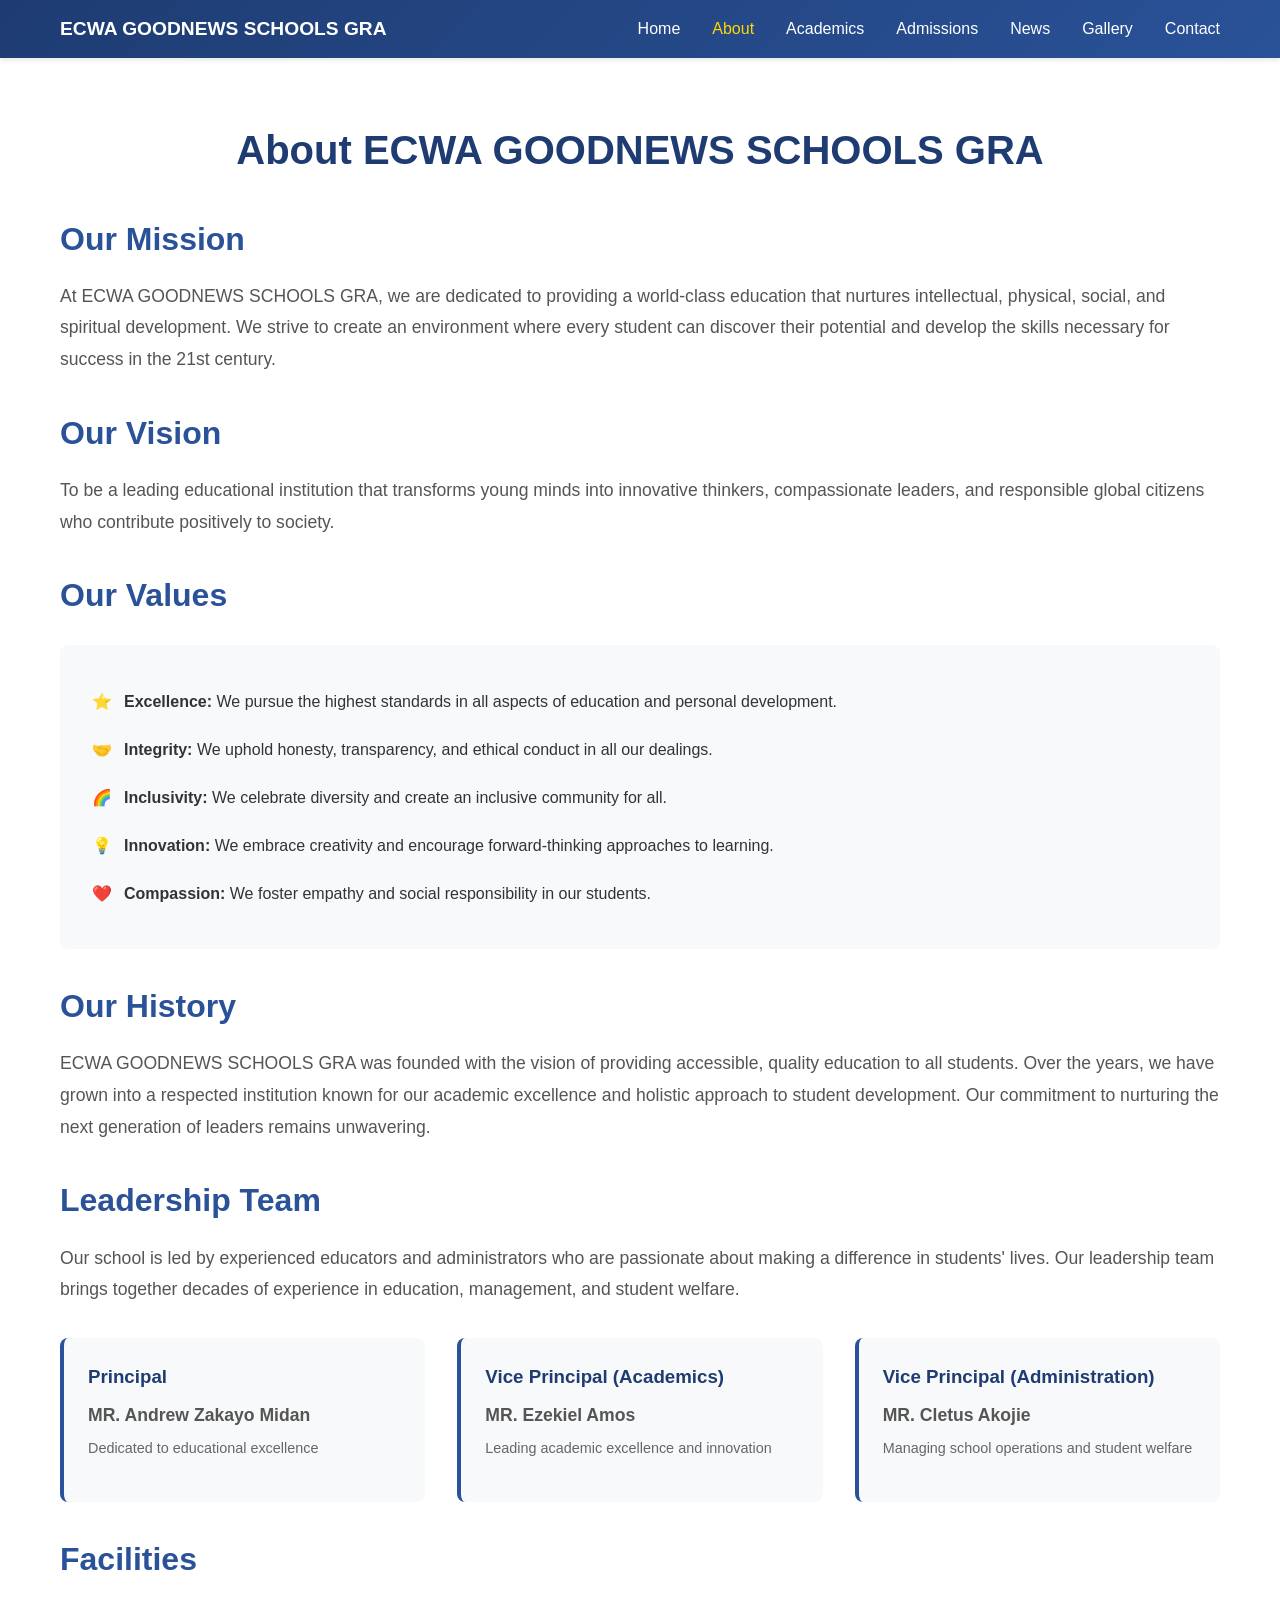
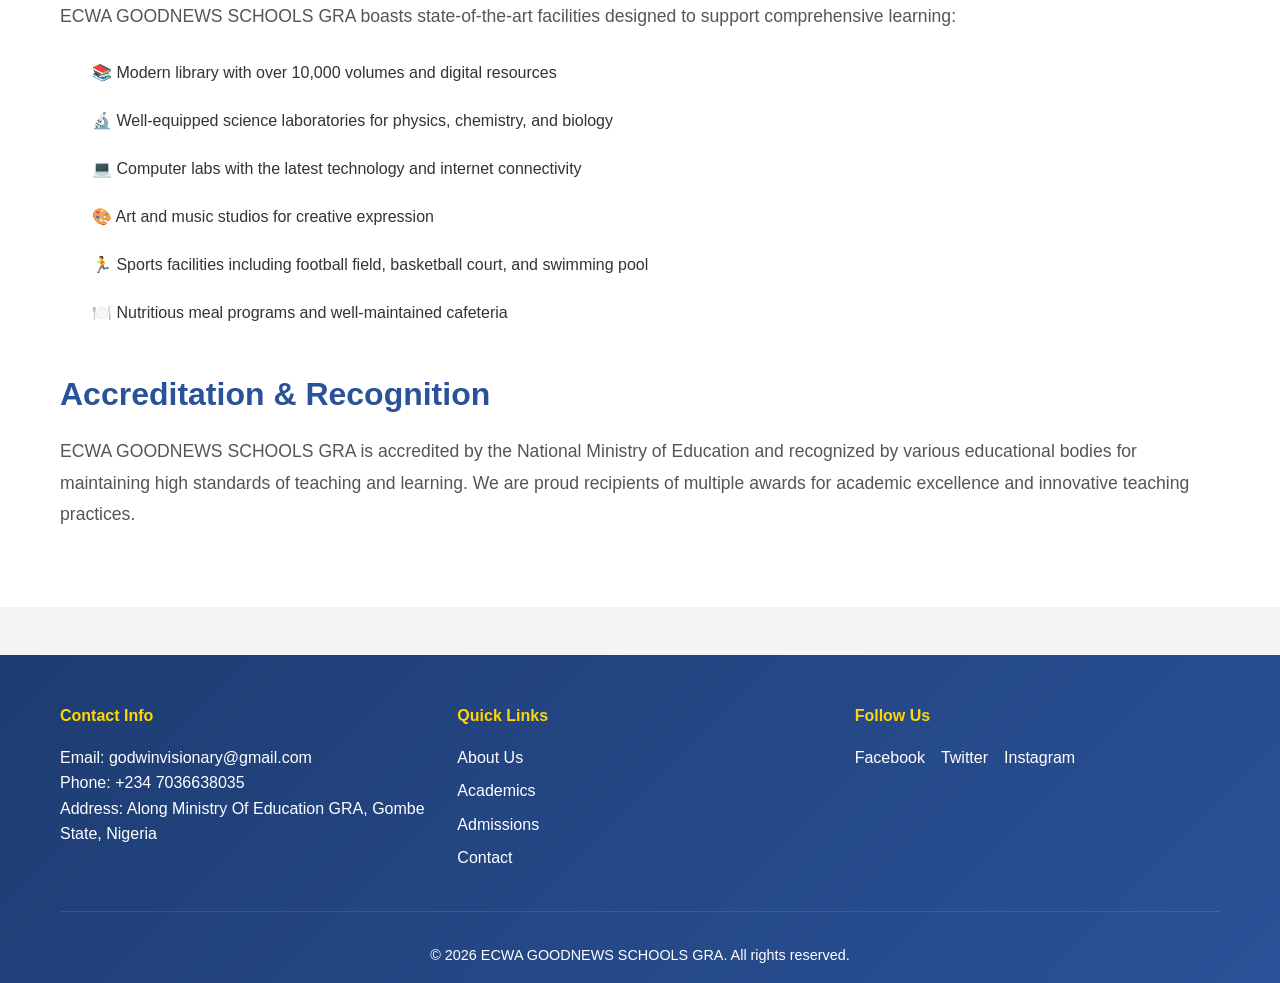
<file: about.html>
<!DOCTYPE html>
<html lang="en">
<head>
    <meta charset="UTF-8">
    <meta name="viewport" content="width=device-width, initial-scale=1.0">
    <title>About Us - ECWA GOODNEWS SCHOOLS GRA</title>
    <link rel="stylesheet" href="css/style.css">
    <link rel="stylesheet" href="css/responsive.css">
    <link rel="stylesheet" href="css/animations.css">
</head>
<body>
    <!-- Navigation -->
    <nav class="navbar">
        <div class="container">
            <div class="nav-wrapper">
                <div class="logo">
                    <h1>ECWA GOODNEWS SCHOOLS GRA</h1>
                </div>
                <ul class="nav-menu">
                    <li><a href="index.html">Home</a></li>
                    <li><a href="about.html" class="active">About</a></li>
                    <li><a href="academics.html">Academics</a></li>
                    <li><a href="admissions.html">Admissions</a></li>
                    <li><a href="news.html">News</a></li>
                    <li><a href="gallery.html">Gallery</a></li>
                    <li><a href="contact.html">Contact</a></li>
                </ul>
                <div class="hamburger" id="hamburger">
                    <span></span>
                    <span></span>
                    <span></span>
                </div>
            </div>
        </div>
    </nav>

    <!-- Content -->
    <section class="content-section">
        <div class="container">
            <h1>About ECWA GOODNEWS SCHOOLS GRA</h1>

            <h2>Our Mission</h2>
            <p>
                At ECWA GOODNEWS SCHOOLS GRA, we are dedicated to providing a world-class education that nurtures intellectual, 
                physical, social, and spiritual development. We strive to create an environment where every student can discover 
                their potential and develop the skills necessary for success in the 21st century.
            </p>

            <h2>Our Vision</h2>
            <p>
                To be a leading educational institution that transforms young minds into innovative thinkers, compassionate leaders, 
                and responsible global citizens who contribute positively to society.
            </p>

            <h2>Our Values</h2>
            <div style="background: #f8f9fa; padding: 2rem; border-radius: 8px; margin: 1.5rem 0;">
                <ul style="list-style: none; padding: 0;">
                    <li style="padding: 0.7rem 0; padding-left: 2rem; position: relative;">
                        <strong>Excellence:</strong> We pursue the highest standards in all aspects of education and personal development.
                        <span style="position: absolute; left: 0;">⭐</span>
                    </li>
                    <li style="padding: 0.7rem 0; padding-left: 2rem; position: relative;">
                        <strong>Integrity:</strong> We uphold honesty, transparency, and ethical conduct in all our dealings.
                        <span style="position: absolute; left: 0;">🤝</span>
                    </li>
                    <li style="padding: 0.7rem 0; padding-left: 2rem; position: relative;">
                        <strong>Inclusivity:</strong> We celebrate diversity and create an inclusive community for all.
                        <span style="position: absolute; left: 0;">🌈</span>
                    </li>
                    <li style="padding: 0.7rem 0; padding-left: 2rem; position: relative;">
                        <strong>Innovation:</strong> We embrace creativity and encourage forward-thinking approaches to learning.
                        <span style="position: absolute; left: 0;">💡</span>
                    </li>
                    <li style="padding: 0.7rem 0; padding-left: 2rem; position: relative;">
                        <strong>Compassion:</strong> We foster empathy and social responsibility in our students.
                        <span style="position: absolute; left: 0;">❤️</span>
                    </li>
                </ul>
            </div>

            <h2>Our History</h2>
            <p>
                ECWA GOODNEWS SCHOOLS GRA was founded with the vision of providing accessible, quality education to all students. 
                Over the years, we have grown into a respected institution known for our academic excellence and holistic approach 
                to student development. Our commitment to nurturing the next generation of leaders remains unwavering.
            </p>

            <h2>Leadership Team</h2>
            <p>
                Our school is led by experienced educators and administrators who are passionate about making a difference in students' lives. 
                Our leadership team brings together decades of experience in education, management, and student welfare.
            </p>

            <div style="display: grid; grid-template-columns: repeat(auto-fit, minmax(250px, 1fr)); gap: 2rem; margin-top: 2rem;">
                <div style="background: #f8f9fa; padding: 1.5rem; border-radius: 8px; border-left: 4px solid #2a5298;">
                    <h3 style="color: #1e3c72; margin-bottom: 0.5rem;">Principal</h3>
                    <p style="font-weight: bold; margin-bottom: 0.3rem;">MR. Andrew Zakayo Midan</p>
                    <p style="color: #666; font-size: 0.9rem;">Dedicated to educational excellence</p>
                </div>
                <div style="background: #f8f9fa; padding: 1.5rem; border-radius: 8px; border-left: 4px solid #2a5298;">
                    <h3 style="color: #1e3c72; margin-bottom: 0.5rem;">Vice Principal (Academics)</h3>
                    <p style="font-weight: bold; margin-bottom: 0.3rem;">MR. Ezekiel Amos</p>
                    <p style="color: #666; font-size: 0.9rem;">Leading academic excellence and innovation</p>
                </div>
                <div style="background: #f8f9fa; padding: 1.5rem; border-radius: 8px; border-left: 4px solid #2a5298;">
                    <h3 style="color: #1e3c72; margin-bottom: 0.5rem;">Vice Principal (Administration)</h3>
                    <p style="font-weight: bold; margin-bottom: 0.3rem;">MR. Cletus Akojie</p>
                    <p style="color: #666; font-size: 0.9rem;">Managing school operations and student welfare</p>
                </div>
            </div>

            <h2>Facilities</h2>
            <p>
                ECWA GOODNEWS SCHOOLS GRA boasts state-of-the-art facilities designed to support comprehensive learning:
            </p>
            <ul style="list-style: none; margin-left: 0; padding: 0;">
                <li style="padding: 0.7rem 0; padding-left: 2rem; position: relative;">
                    📚 Modern library with over 10,000 volumes and digital resources
                    <span style="position: absolute; left: 0;"></span>
                </li>
                <li style="padding: 0.7rem 0; padding-left: 2rem; position: relative;">
                    🔬 Well-equipped science laboratories for physics, chemistry, and biology
                    <span style="position: absolute; left: 0;"></span>
                </li>
                <li style="padding: 0.7rem 0; padding-left: 2rem; position: relative;">
                    💻 Computer labs with the latest technology and internet connectivity
                    <span style="position: absolute; left: 0;"></span>
                </li>
                <li style="padding: 0.7rem 0; padding-left: 2rem; position: relative;">
                    🎨 Art and music studios for creative expression
                    <span style="position: absolute; left: 0;"></span>
                </li>
                <li style="padding: 0.7rem 0; padding-left: 2rem; position: relative;">
                    🏃 Sports facilities including football field, basketball court, and swimming pool
                    <span style="position: absolute; left: 0;"></span>
                </li>
                <li style="padding: 0.7rem 0; padding-left: 2rem; position: relative;">
                    🍽️ Nutritious meal programs and well-maintained cafeteria
                    <span style="position: absolute; left: 0;"></span>
                </li>
            </ul>

            <h2>Accreditation & Recognition</h2>
            <p>
                ECWA GOODNEWS SCHOOLS GRA is accredited by the National Ministry of Education and recognized by various 
                educational bodies for maintaining high standards of teaching and learning. We are proud recipients of multiple 
                awards for academic excellence and innovative teaching practices.
            </p>

        </div>
    </section>

    <!-- Footer -->
    <footer>
        <div class="container">
            <div class="footer-content">
                <div class="footer-section">
                    <h4>Contact Info</h4>
                    <p>Email: godwinvisionary@gmail.com</p>
                    <p>Phone: +234 7036638035</p>
                    <p>Address: Along Ministry Of Education GRA, Gombe State, Nigeria</p>
                </div>
                <div class="footer-section">
                    <h4>Quick Links</h4>
                    <ul>
                        <li><a href="about.html">About Us</a></li>
                        <li><a href="academics.html">Academics</a></li>
                        <li><a href="admissions.html">Admissions</a></li>
                        <li><a href="contact.html">Contact</a></li>
                    </ul>
                </div>
                <div class="footer-section">
                    <h4>Follow Us</h4>
                    <div class="social-links">
                        <a href="https://web.facebook.com/profile.php?id=61586895893836" target="_blank">Facebook</a>
                        <a href="#">Twitter</a>
                        <a href="#">Instagram</a>
                    </div>
                </div>
            </div>
            <div class="footer-bottom">
                <p>&copy; 2026 ECWA GOODNEWS SCHOOLS GRA. All rights reserved.</p>
            </div>
        </div>
    </footer>

    <script src="js/script.js"></script>
</body>
</html>
</file>
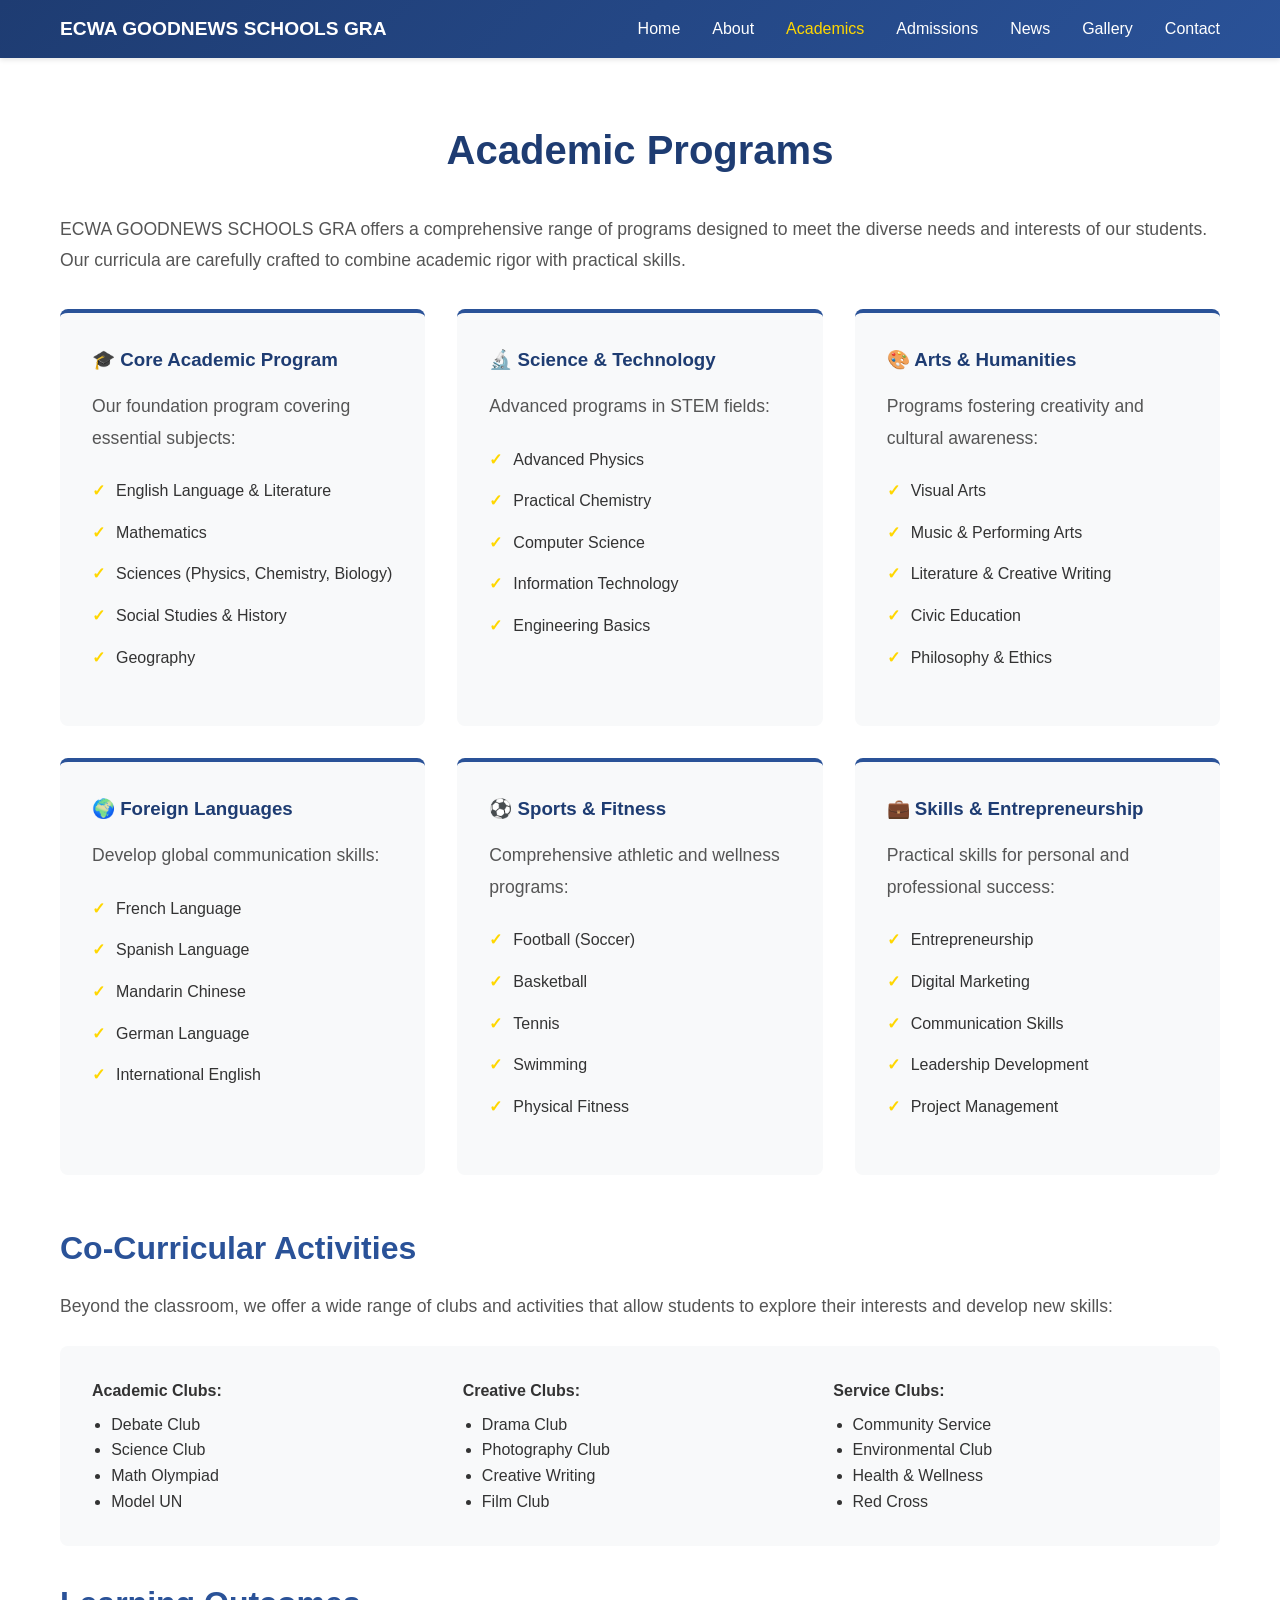
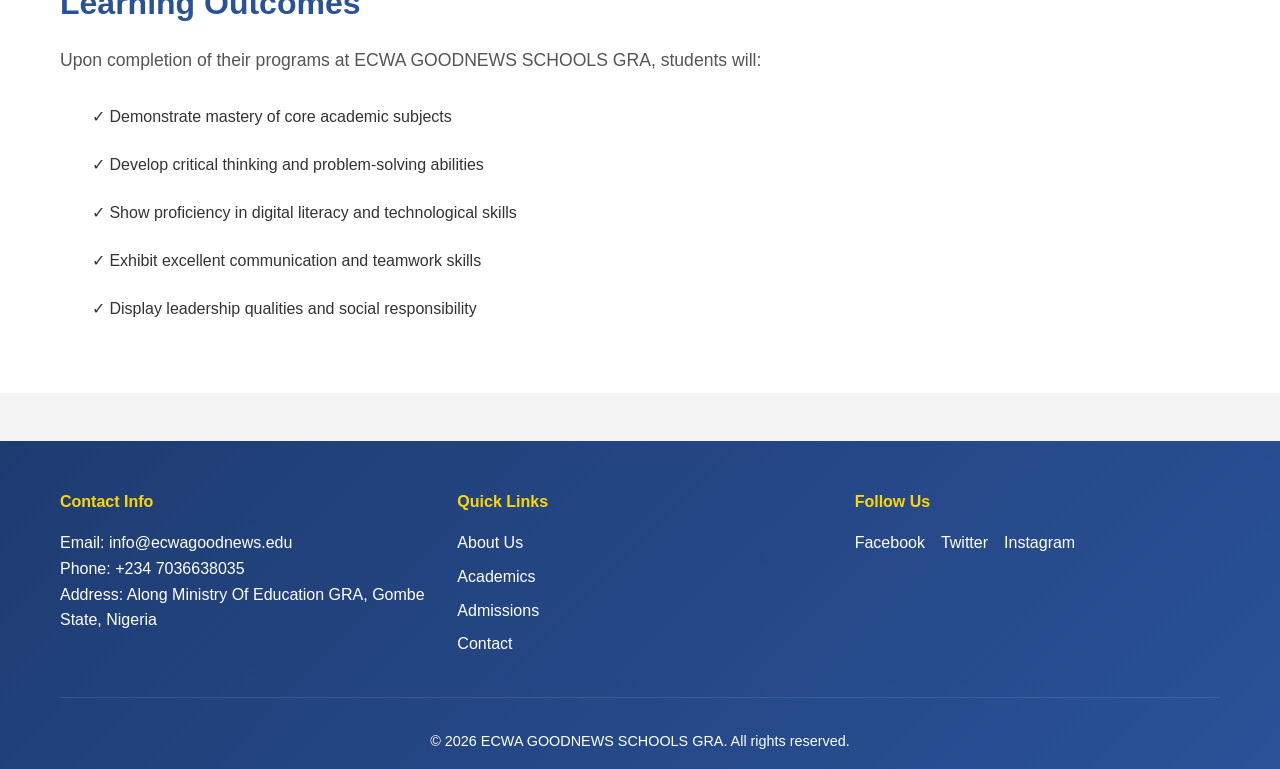
<file: academics.html>
<!DOCTYPE html>
<html lang="en">
<head>
    <meta charset="UTF-8">
    <meta name="viewport" content="width=device-width, initial-scale=1.0">
    <title>Programs - ECWA GOODNEWS SCHOOLS GRA</title>
    <link rel="stylesheet" href="css/style.css">
    <link rel="stylesheet" href="css/responsive.css">
    <link rel="stylesheet" href="css/animations.css">
</head>
<body>
    <!-- Navigation -->
    <nav class="navbar">
        <div class="container">
            <div class="nav-wrapper">
                <div class="logo">
                    <h1>ECWA GOODNEWS SCHOOLS GRA</h1>
                </div>
                <ul class="nav-menu">
                    <li><a href="index.html">Home</a></li>
                    <li><a href="about.html">About</a></li>
                    <li><a href="academics.html" class="active">Academics</a></li>
                    <li><a href="admissions.html">Admissions</a></li>
                    <li><a href="news.html">News</a></li>
                    <li><a href="gallery.html">Gallery</a></li>
                    <li><a href="contact.html">Contact</a></li>
                </ul>
                <div class="hamburger" id="hamburger">
                    <span></span>
                    <span></span>
                    <span></span>
                </div>
            </div>
        </div>
    </nav>

    <!-- Content -->
    <section class="content-section">
        <div class="container">
            <h1>Academic Programs</h1>
            <p>
                ECWA GOODNEWS SCHOOLS GRA offers a comprehensive range of programs designed to meet the diverse needs and 
                interests of our students. Our curricula are carefully crafted to combine academic rigor with practical skills.
            </p>

            <div class="programs-grid">
                <div class="program-card">
                    <h3>🎓 Core Academic Program</h3>
                    <p>Our foundation program covering essential subjects:</p>
                    <ul>
                        <li>English Language & Literature</li>
                        <li>Mathematics</li>
                        <li>Sciences (Physics, Chemistry, Biology)</li>
                        <li>Social Studies & History</li>
                        <li>Geography</li>
                    </ul>
                </div>

                <div class="program-card">
                    <h3>🔬 Science & Technology</h3>
                    <p>Advanced programs in STEM fields:</p>
                    <ul>
                        <li>Advanced Physics</li>
                        <li>Practical Chemistry</li>
                        <li>Computer Science</li>
                        <li>Information Technology</li>
                        <li>Engineering Basics</li>
                    </ul>
                </div>

                <div class="program-card">
                    <h3>🎨 Arts & Humanities</h3>
                    <p>Programs fostering creativity and cultural awareness:</p>
                    <ul>
                        <li>Visual Arts</li>
                        <li>Music & Performing Arts</li>
                        <li>Literature & Creative Writing</li>
                        <li>Civic Education</li>
                        <li>Philosophy & Ethics</li>
                    </ul>
                </div>

                <div class="program-card">
                    <h3>🌍 Foreign Languages</h3>
                    <p>Develop global communication skills:</p>
                    <ul>
                        <li>French Language</li>
                        <li>Spanish Language</li>
                        <li>Mandarin Chinese</li>
                        <li>German Language</li>
                        <li>International English</li>
                    </ul>
                </div>

                <div class="program-card">
                    <h3>⚽ Sports & Fitness</h3>
                    <p>Comprehensive athletic and wellness programs:</p>
                    <ul>
                        <li>Football (Soccer)</li>
                        <li>Basketball</li>
                        <li>Tennis</li>
                        <li>Swimming</li>
                        <li>Physical Fitness</li>
                    </ul>
                </div>

                <div class="program-card">
                    <h3>💼 Skills & Entrepreneurship</h3>
                    <p>Practical skills for personal and professional success:</p>
                    <ul>
                        <li>Entrepreneurship</li>
                        <li>Digital Marketing</li>
                        <li>Communication Skills</li>
                        <li>Leadership Development</li>
                        <li>Project Management</li>
                    </ul>
                </div>
            </div>

            <h2 style="margin-top: 3rem;">Co-Curricular Activities</h2>
            <p>
                Beyond the classroom, we offer a wide range of clubs and activities that allow students to explore their interests 
                and develop new skills:
            </p>
            
            <div style="background: #f8f9fa; padding: 2rem; border-radius: 8px; margin: 1.5rem 0;">
                <div style="display: grid; grid-template-columns: repeat(auto-fit, minmax(200px, 1fr)); gap: 1rem;">
                    <div>
                        <strong>Academic Clubs:</strong>
                        <ul style="margin-top: 0.5rem; padding-left: 1.2rem;">
                            <li>Debate Club</li>
                            <li>Science Club</li>
                            <li>Math Olympiad</li>
                            <li>Model UN</li>
                        </ul>
                    </div>
                    <div>
                        <strong>Creative Clubs:</strong>
                        <ul style="margin-top: 0.5rem; padding-left: 1.2rem;">
                            <li>Drama Club</li>
                            <li>Photography Club</li>
                            <li>Creative Writing</li>
                            <li>Film Club</li>
                        </ul>
                    </div>
                    <div>
                        <strong>Service Clubs:</strong>
                        <ul style="margin-top: 0.5rem; padding-left: 1.2rem;">
                            <li>Community Service</li>
                            <li>Environmental Club</li>
                            <li>Health & Wellness</li>
                            <li>Red Cross</li>
                        </ul>
                    </div>
                </div>
            </div>

            <h2>Learning Outcomes</h2>
            <p>Upon completion of their programs at ECWA GOODNEWS SCHOOLS GRA, students will:</p>
            <ul style="list-style: none; padding: 0;">
                <li style="padding: 0.7rem 0; padding-left: 2rem; position: relative;">
                    ✓ Demonstrate mastery of core academic subjects
                    <span style="position: absolute; left: 0;"></span>
                </li>
                <li style="padding: 0.7rem 0; padding-left: 2rem; position: relative;">
                    ✓ Develop critical thinking and problem-solving abilities
                    <span style="position: absolute; left: 0;"></span>
                </li>
                <li style="padding: 0.7rem 0; padding-left: 2rem; position: relative;">
                    ✓ Show proficiency in digital literacy and technological skills
                    <span style="position: absolute; left: 0;"></span>
                </li>
                <li style="padding: 0.7rem 0; padding-left: 2rem; position: relative;">
                    ✓ Exhibit excellent communication and teamwork skills
                    <span style="position: absolute; left: 0;"></span>
                </li>
                <li style="padding: 0.7rem 0; padding-left: 2rem; position: relative;">
                    ✓ Display leadership qualities and social responsibility
                    <span style="position: absolute; left: 0;"></span>
                </li>
            </ul>

        </div>
    </section>

    <!-- Footer -->
    <footer>
        <div class="container">
            <div class="footer-content">
                <div class="footer-section">
                    <h4>Contact Info</h4>
                    <p>Email: info@ecwagoodnews.edu</p>
                    <p>Phone: +234 7036638035</p>
                    <p>Address: Along Ministry Of Education GRA, Gombe State, Nigeria</p>
                </div>
                <div class="footer-section">
                    <h4>Quick Links</h4>
                    <ul>
                        <li><a href="about.html">About Us</a></li>
                        <li><a href="academics.html">Academics</a></li>
                        <li><a href="admissions.html">Admissions</a></li>
                        <li><a href="contact.html">Contact</a></li>
                    </ul>
                </div>
                <div class="footer-section">
                    <h4>Follow Us</h4>
                    <div class="social-links">
                        <a href="https://web.facebook.com/profile.php?id=61586895893836" target="_blank">Facebook</a>
                        <a href="#">Twitter</a>
                        <a href="#">Instagram</a>
                    </div>
                </div>
            </div>
            <div class="footer-bottom">
                <p>&copy; 2026 ECWA GOODNEWS SCHOOLS GRA. All rights reserved.</p>
            </div>
        </div>
    </footer>

    <script src="js/script.js"></script>
</body>
</html>
</file>
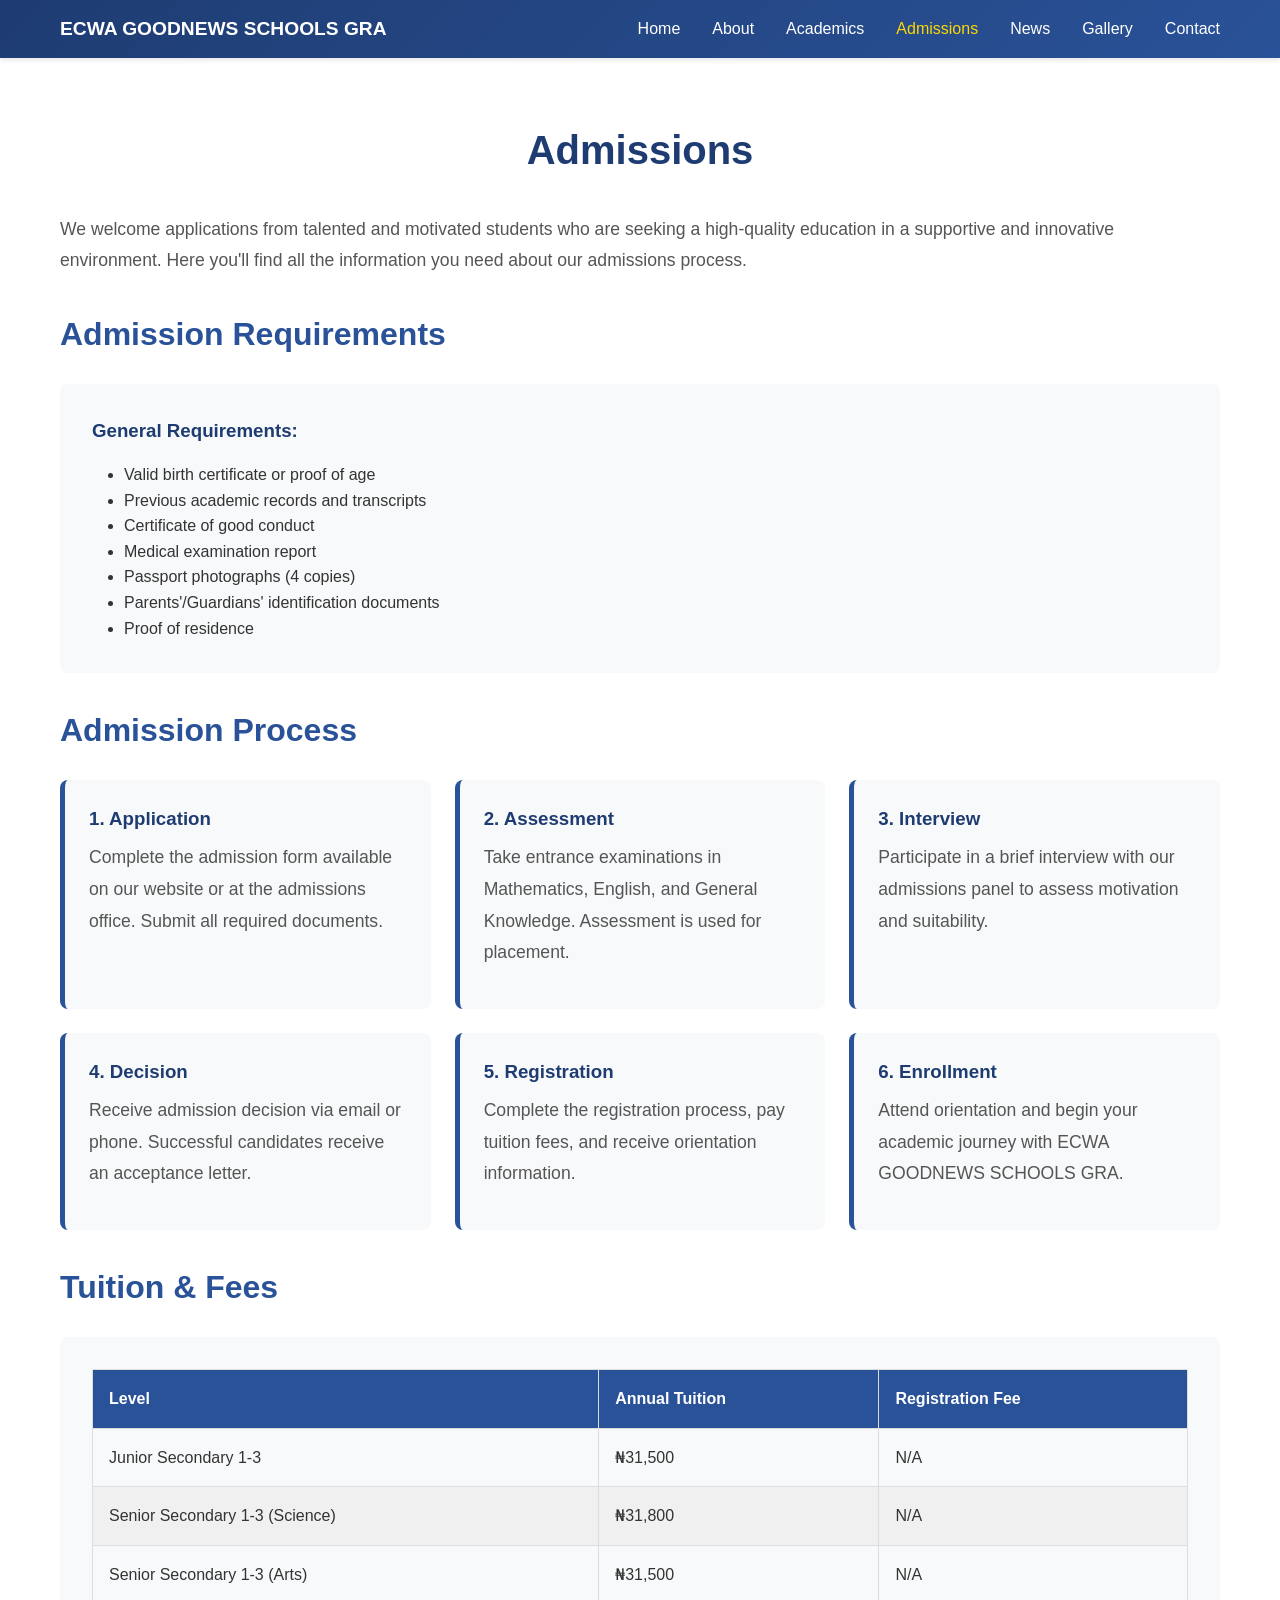
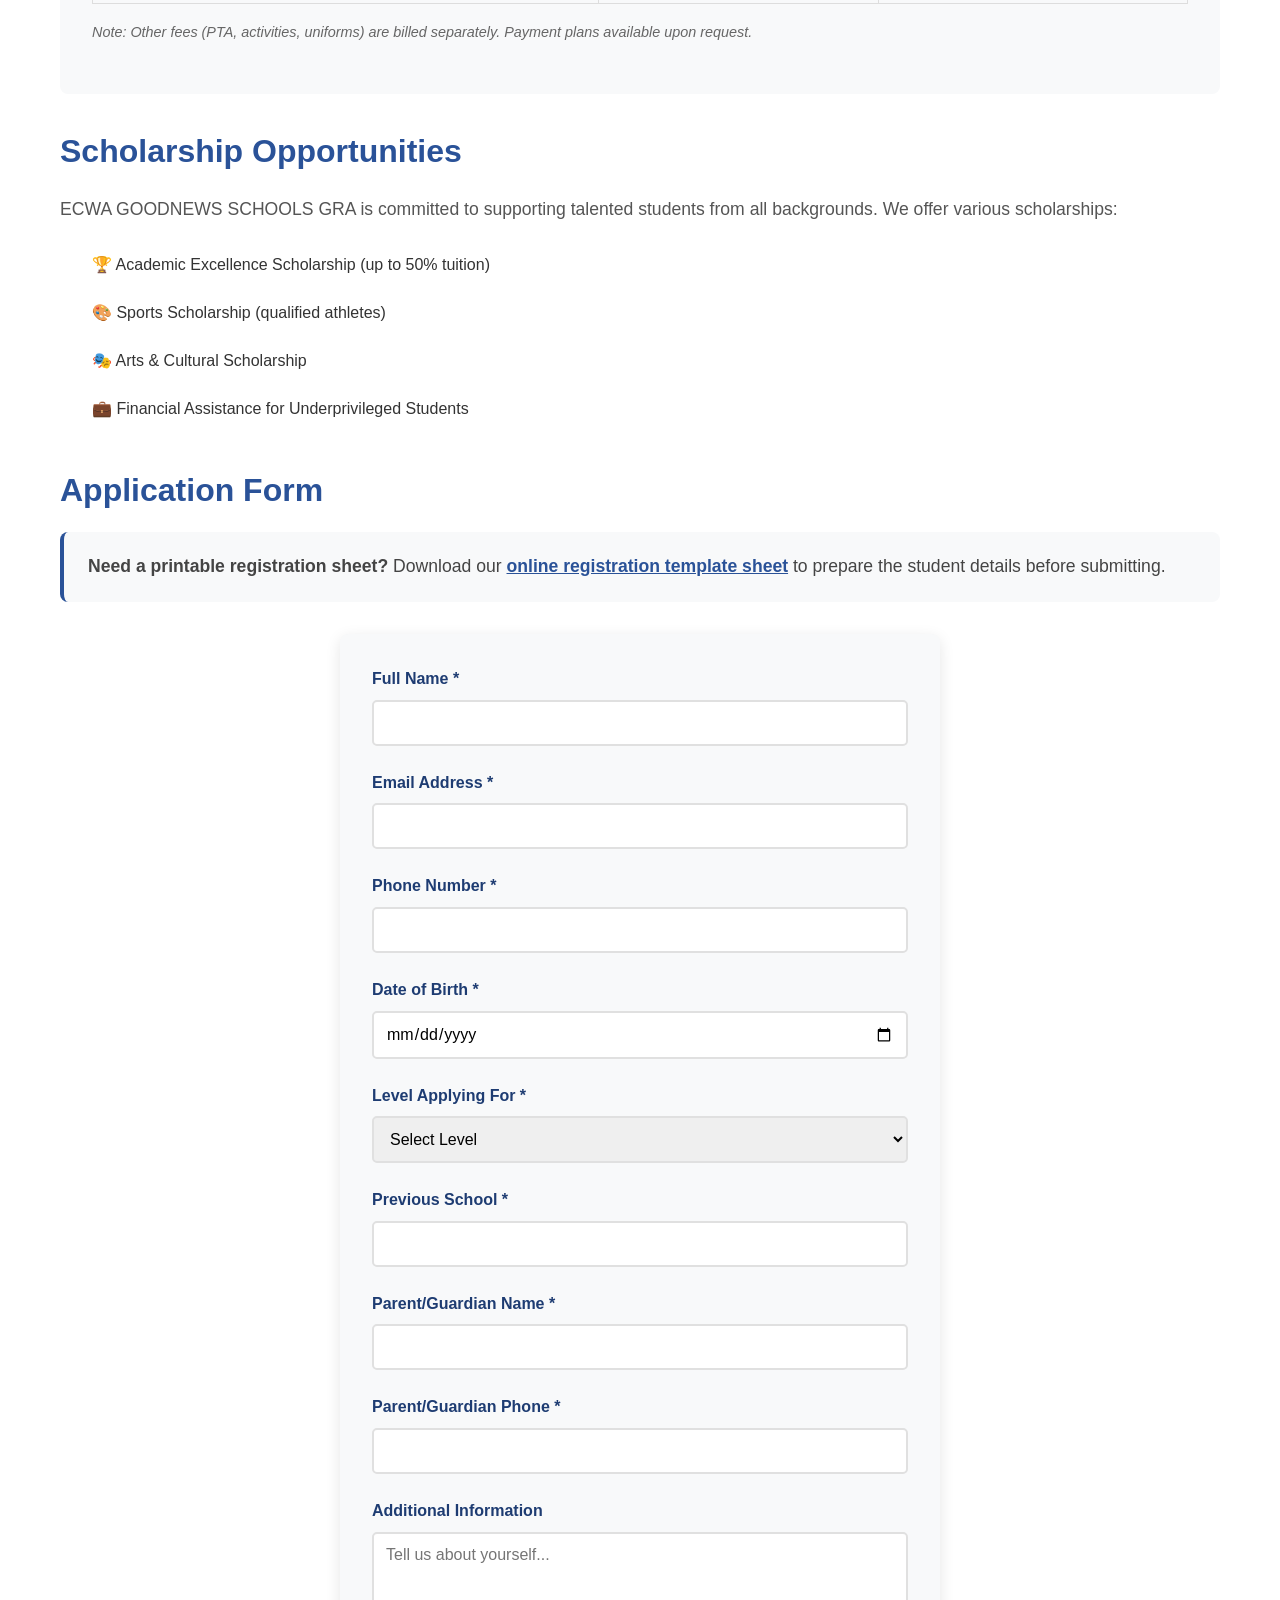
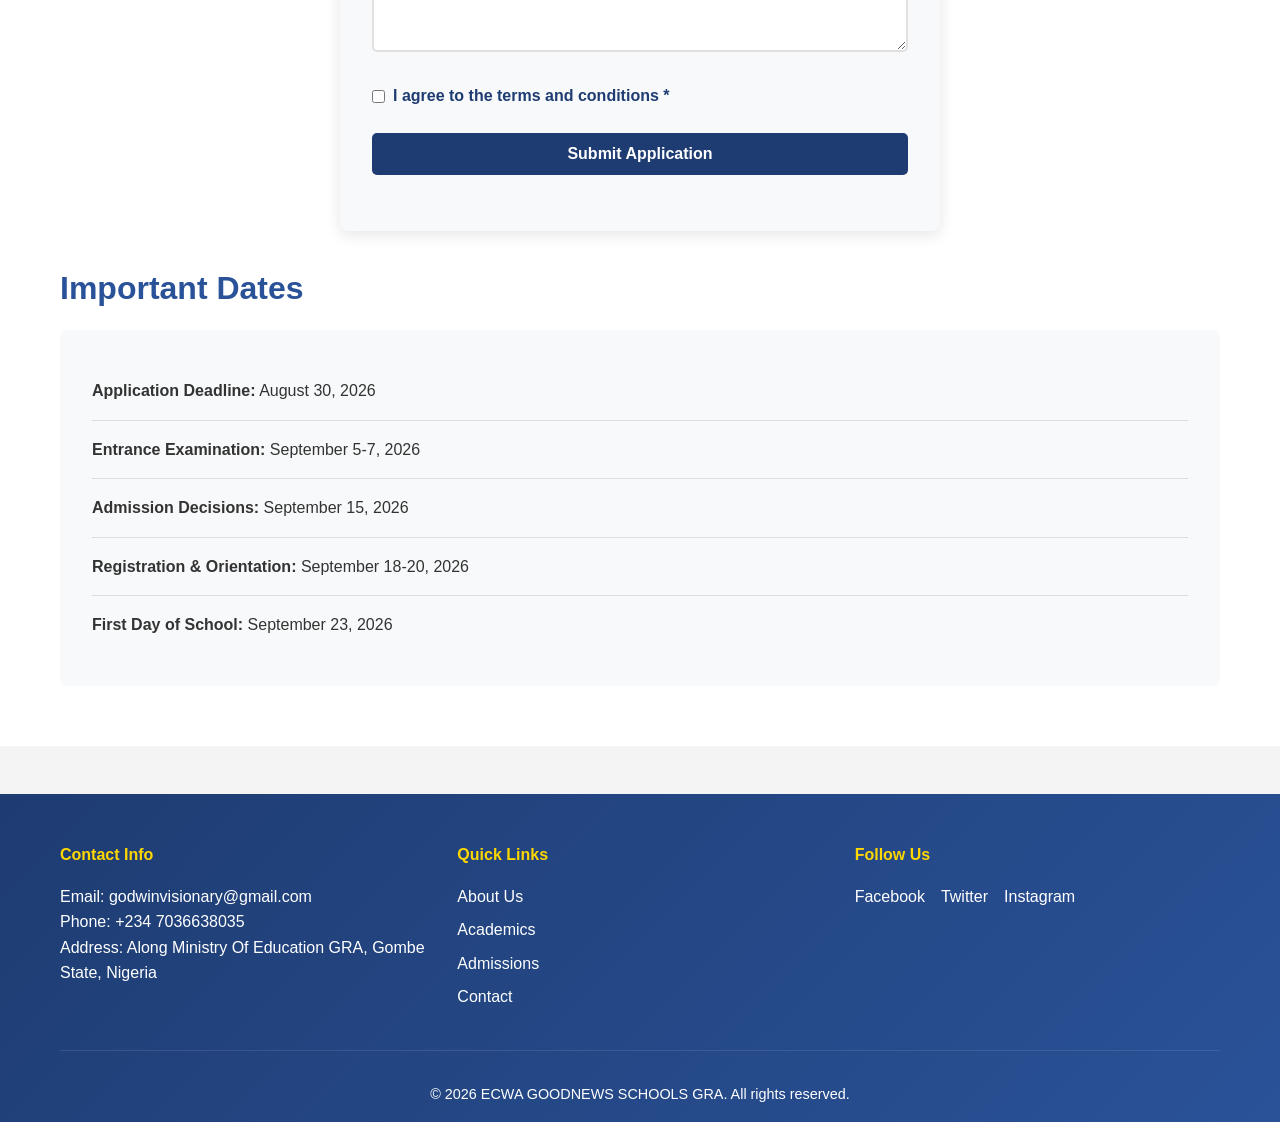
<file: admissions.html>
<!DOCTYPE html>
<html lang="en">
<head>
    <meta charset="UTF-8">
    <meta name="viewport" content="width=device-width, initial-scale=1.0">
    <title>Admissions - ECWA GOODNEWS SCHOOLS GRA</title>
    <link rel="stylesheet" href="css/style.css">
    <link rel="stylesheet" href="css/responsive.css">
    <link rel="stylesheet" href="css/animations.css">
</head>
<body>
    <!-- Navigation -->
    <nav class="navbar">
        <div class="container">
            <div class="nav-wrapper">
                <div class="logo">
                    <h1>ECWA GOODNEWS SCHOOLS GRA</h1>
                </div>
                <ul class="nav-menu">
                    <li><a href="index.html">Home</a></li>
                    <li><a href="about.html">About</a></li>
                    <li><a href="academics.html">Academics</a></li>
                    <li><a href="admissions.html" class="active">Admissions</a></li>
                    <li><a href="news.html">News</a></li>
                    <li><a href="gallery.html">Gallery</a></li>
                    <li><a href="contact.html">Contact</a></li>
                </ul>
                <div class="hamburger" id="hamburger">
                    <span></span>
                    <span></span>
                    <span></span>
                </div>
            </div>
        </div>
    </nav>

    <!-- Content -->
    <section class="content-section">
        <div class="container">
            <h1>Admissions</h1>
            <p>
                We welcome applications from talented and motivated students who are seeking a high-quality education 
                in a supportive and innovative environment. Here you'll find all the information you need about our admissions process.
            </p>

            <h2>Admission Requirements</h2>
            <div style="background: #f8f9fa; padding: 2rem; border-radius: 8px; margin: 1.5rem 0;">
                <h3 style="color: #1e3c72; margin-bottom: 1rem;">General Requirements:</h3>
                <ul style="padding-left: 2rem;">
                    <li>Valid birth certificate or proof of age</li>
                    <li>Previous academic records and transcripts</li>
                    <li>Certificate of good conduct</li>
                    <li>Medical examination report</li>
                    <li>Passport photographs (4 copies)</li>
                    <li>Parents'/Guardians' identification documents</li>
                    <li>Proof of residence</li>
                </ul>
            </div>

            <h2>Admission Process</h2>
            <div style="display: grid; grid-template-columns: repeat(auto-fit, minmax(280px, 1fr)); gap: 1.5rem; margin: 1.5rem 0;">
                <div style="background: #f8f9fa; padding: 1.5rem; border-radius: 8px; border-left: 5px solid #2a5298;">
                    <h3 style="color: #1e3c72; margin-bottom: 0.5rem;">1. Application</h3>
                    <p>Complete the admission form available on our website or at the admissions office. Submit all required documents.</p>
                </div>
                <div style="background: #f8f9fa; padding: 1.5rem; border-radius: 8px; border-left: 5px solid #2a5298;">
                    <h3 style="color: #1e3c72; margin-bottom: 0.5rem;">2. Assessment</h3>
                    <p>Take entrance examinations in Mathematics, English, and General Knowledge. Assessment is used for placement.</p>
                </div>
                <div style="background: #f8f9fa; padding: 1.5rem; border-radius: 8px; border-left: 5px solid #2a5298;">
                    <h3 style="color: #1e3c72; margin-bottom: 0.5rem;">3. Interview</h3>
                    <p>Participate in a brief interview with our admissions panel to assess motivation and suitability.</p>
                </div>
                <div style="background: #f8f9fa; padding: 1.5rem; border-radius: 8px; border-left: 5px solid #2a5298;">
                    <h3 style="color: #1e3c72; margin-bottom: 0.5rem;">4. Decision</h3>
                    <p>Receive admission decision via email or phone. Successful candidates receive an acceptance letter.</p>
                </div>
                <div style="background: #f8f9fa; padding: 1.5rem; border-radius: 8px; border-left: 5px solid #2a5298;">
                    <h3 style="color: #1e3c72; margin-bottom: 0.5rem;">5. Registration</h3>
                    <p>Complete the registration process, pay tuition fees, and receive orientation information.</p>
                </div>
                <div style="background: #f8f9fa; padding: 1.5rem; border-radius: 8px; border-left: 5px solid #2a5298;">
                    <h3 style="color: #1e3c72; margin-bottom: 0.5rem;">6. Enrollment</h3>
                    <p>Attend orientation and begin your academic journey with ECWA GOODNEWS SCHOOLS GRA.</p>
                </div>
            </div>

            <h2>Tuition & Fees</h2>
            <div style="background: #f8f9fa; padding: 2rem; border-radius: 8px; margin: 1.5rem 0;">
                <table style="width: 100%; border-collapse: collapse;">
                    <thead>
                        <tr style="background-color: #2a5298; color: white;">
                            <th style="padding: 1rem; text-align: left; border: 1px solid #ddd;">Level</th>
                            <th style="padding: 1rem; text-align: left; border: 1px solid #ddd;">Annual Tuition</th>
                            <th style="padding: 1rem; text-align: left; border: 1px solid #ddd;">Registration Fee</th>
                        </tr>
                    </thead>
                    <tbody>
                        <tr>
                            <td style="padding: 1rem; border: 1px solid #ddd;">Junior Secondary 1-3</td>
                            <td style="padding: 1rem; border: 1px solid #ddd;">₦31,500</td>
                            <td style="padding: 1rem; border: 1px solid #ddd;">N/A</td>
                        </tr>
                        <tr style="background-color: #f0f0f0;">
                            <td style="padding: 1rem; border: 1px solid #ddd;">Senior Secondary 1-3 (Science)</td>
                            <td style="padding: 1rem; border: 1px solid #ddd;">₦31,800</td>
                            <td style="padding: 1rem; border: 1px solid #ddd;">N/A</td>
                        </tr>
                        <tr>
                            <td style="padding: 1rem; border: 1px solid #ddd;">Senior Secondary 1-3 (Arts)</td>
                            <td style="padding: 1rem; border: 1px solid #ddd;">₦31,500</td>
                            <td style="padding: 1rem; border: 1px solid #ddd;">N/A</td>
                        </tr>
                    </tbody>
                </table>
                <p style="margin-top: 1rem; font-size: 0.9rem; color: #666;"><em>Note: Other fees (PTA, activities, uniforms) are billed separately. Payment plans available upon request.</em></p>
            </div>

            <h2>Scholarship Opportunities</h2>
            <p>
                ECWA GOODNEWS SCHOOLS GRA is committed to supporting talented students from all backgrounds. We offer various scholarships:
            </p>
            <ul style="list-style: none; padding: 0;">
                <li style="padding: 0.7rem 0; padding-left: 2rem; position: relative;">
                    🏆 Academic Excellence Scholarship (up to 50% tuition)
                    <span style="position: absolute; left: 0;"></span>
                </li>
                <li style="padding: 0.7rem 0; padding-left: 2rem; position: relative;">
                    🎨 Sports Scholarship (qualified athletes)
                    <span style="position: absolute; left: 0;"></span>
                </li>
                <li style="padding: 0.7rem 0; padding-left: 2rem; position: relative;">
                    🎭 Arts & Cultural Scholarship
                    <span style="position: absolute; left: 0;"></span>
                </li>
                <li style="padding: 0.7rem 0; padding-left: 2rem; position: relative;">
                    💼 Financial Assistance for Underprivileged Students
                    <span style="position: absolute; left: 0;"></span>
                </li>
            </ul>

            <h2>Application Form</h2>
            <div style="background: #f8f9fa; padding: 1.2rem 1.5rem; border-radius: 8px; margin-bottom: 1.5rem; border-left: 4px solid #2a5298;">
                <p style="margin: 0; color: #444;"><strong>Need a printable registration sheet?</strong> Download our <a href="registration-template.html" target="_blank" style="color: #2a5298; font-weight: bold;">online registration template sheet</a> to prepare the student details before submitting.</p>
            </div>
            <form class="form-container" onsubmit="handleFormSubmit(event)">
                <div class="form-group">
                    <label for="full-name">Full Name *</label>
                    <input type="text" id="full-name" name="full_name" required>
                </div>

                <div class="form-group">
                    <label for="email">Email Address *</label>
                    <input type="email" id="email" name="email" required>
                </div>

                <div class="form-group">
                    <label for="phone">Phone Number *</label>
                    <input type="tel" id="phone" name="phone" required>
                </div>

                <div class="form-group">
                    <label for="dob">Date of Birth *</label>
                    <input type="date" id="dob" name="dob" required>
                </div>

                <div class="form-group">
                    <label for="level">Level Applying For *</label>
                    <select id="level" name="level" required>
                        <option value="">Select Level</option>
                        <option value="jss1">Junior Secondary 1 (JSS1)</option>
                        <option value="jss2">Junior Secondary 2 (JSS2)</option>
                        <option value="jss3">Junior Secondary 3 (JSS3)</option>
                        <option value="ss1">Senior Secondary 1 (SS1)</option>
                        <option value="ss2">Senior Secondary 2 (SS2)</option>
                        <option value="ss3">Senior Secondary 3 (SS3)</option>
                    </select>
                </div>

                <div class="form-group">
                    <label for="previous-school">Previous School *</label>
                    <input type="text" id="previous-school" name="previous_school" required>
                </div>

                <div class="form-group">
                    <label for="guardian-name">Parent/Guardian Name *</label>
                    <input type="text" id="guardian-name" name="guardian_name" required>
                </div>

                <div class="form-group">
                    <label for="guardian-phone">Parent/Guardian Phone *</label>
                    <input type="tel" id="guardian-phone" name="guardian_phone" required>
                </div>

                <div class="form-group">
                    <label for="message">Additional Information</label>
                    <textarea id="message" name="message" placeholder="Tell us about yourself..."></textarea>
                </div>

                <div class="form-group">
                    <label style="display: flex; align-items: center; gap: 0.5rem;">
                        <input type="checkbox" name="agree" required style="width: auto;">
                        I agree to the terms and conditions *
                    </label>
                </div>

                <div class="form-group">
                    <button type="submit">Submit Application</button>
                </div>
            </form>

            <h2>Important Dates</h2>
            <div style="background: #f8f9fa; padding: 2rem; border-radius: 8px;">
                <ul style="list-style: none; padding: 0;">
                    <li style="padding: 1rem 0; border-bottom: 1px solid #ddd;">
                        <strong>Application Deadline:</strong> August 30, 2026
                    </li>
                    <li style="padding: 1rem 0; border-bottom: 1px solid #ddd;">
                        <strong>Entrance Examination:</strong> September 5-7, 2026
                    </li>
                    <li style="padding: 1rem 0; border-bottom: 1px solid #ddd;">
                        <strong>Admission Decisions:</strong> September 15, 2026
                    </li>
                    <li style="padding: 1rem 0; border-bottom: 1px solid #ddd;">
                        <strong>Registration & Orientation:</strong> September 18-20, 2026
                    </li>
                    <li style="padding: 1rem 0;">
                        <strong>First Day of School:</strong> September 23, 2026
                    </li>
                </ul>
            </div>

        </div>
    </section>

    <!-- Footer -->
    <footer>
        <div class="container">
            <div class="footer-content">
                <div class="footer-section">
                    <h4>Contact Info</h4>
                    <p>Email: godwinvisionary@gmail.com</p>
                    <p>Phone: +234 7036638035</p>
                    <p>Address: Along Ministry Of Education GRA, Gombe State, Nigeria</p>
                </div>
                <div class="footer-section">
                    <h4>Quick Links</h4>
                    <ul>
                        <li><a href="about.html">About Us</a></li>
                        <li><a href="academics.html">Academics</a></li>
                        <li><a href="admissions.html">Admissions</a></li>
                        <li><a href="contact.html">Contact</a></li>
                    </ul>
                </div>
                <div class="footer-section">
                    <h4>Follow Us</h4>
                    <div class="social-links">
                        <a href="https://web.facebook.com/profile.php?id=61586895893836" target="_blank">Facebook</a>
                        <a href="#">Twitter</a>
                        <a href="#">Instagram</a>
                    </div>
                </div>
            </div>
            <div class="footer-bottom">
                <p>&copy; 2026 ECWA GOODNEWS SCHOOLS GRA. All rights reserved.</p>
            </div>
        </div>
    </footer>

    <script src="js/script.js"></script>
</body>
</html>
</file>
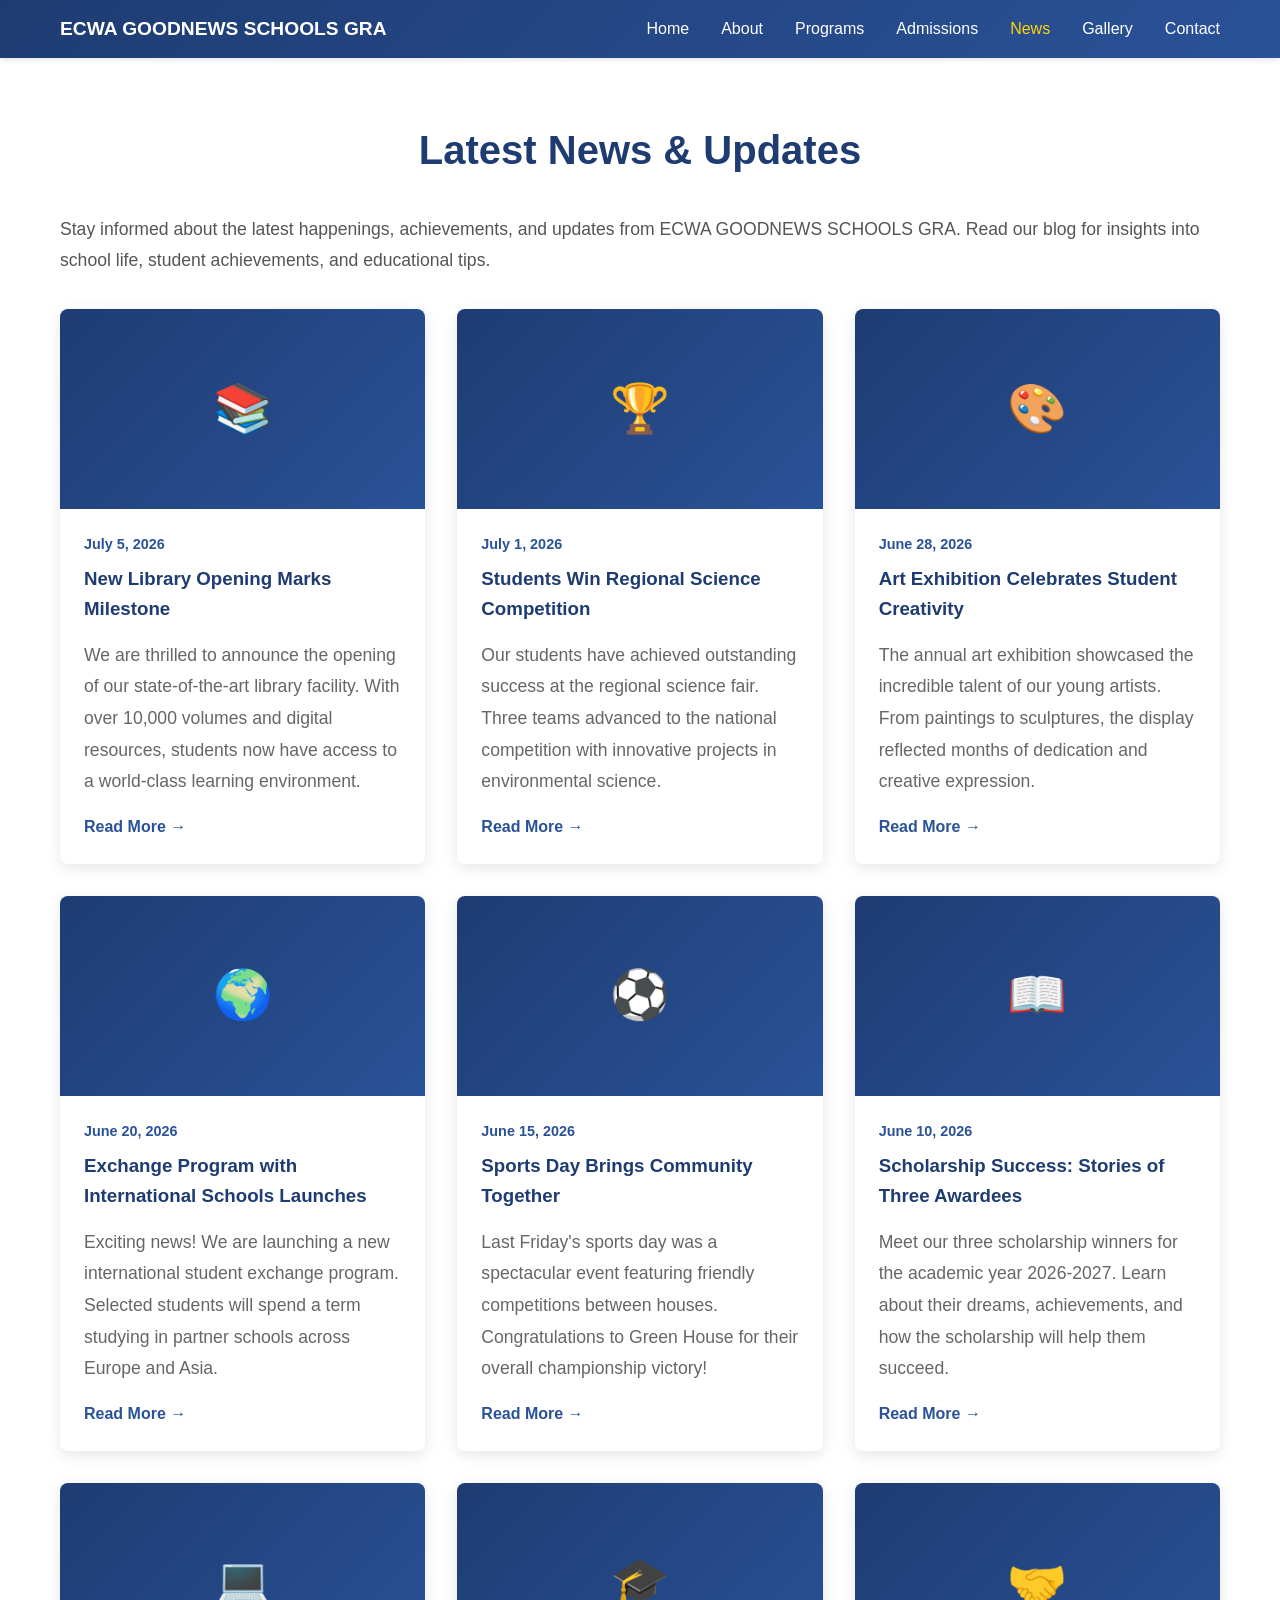
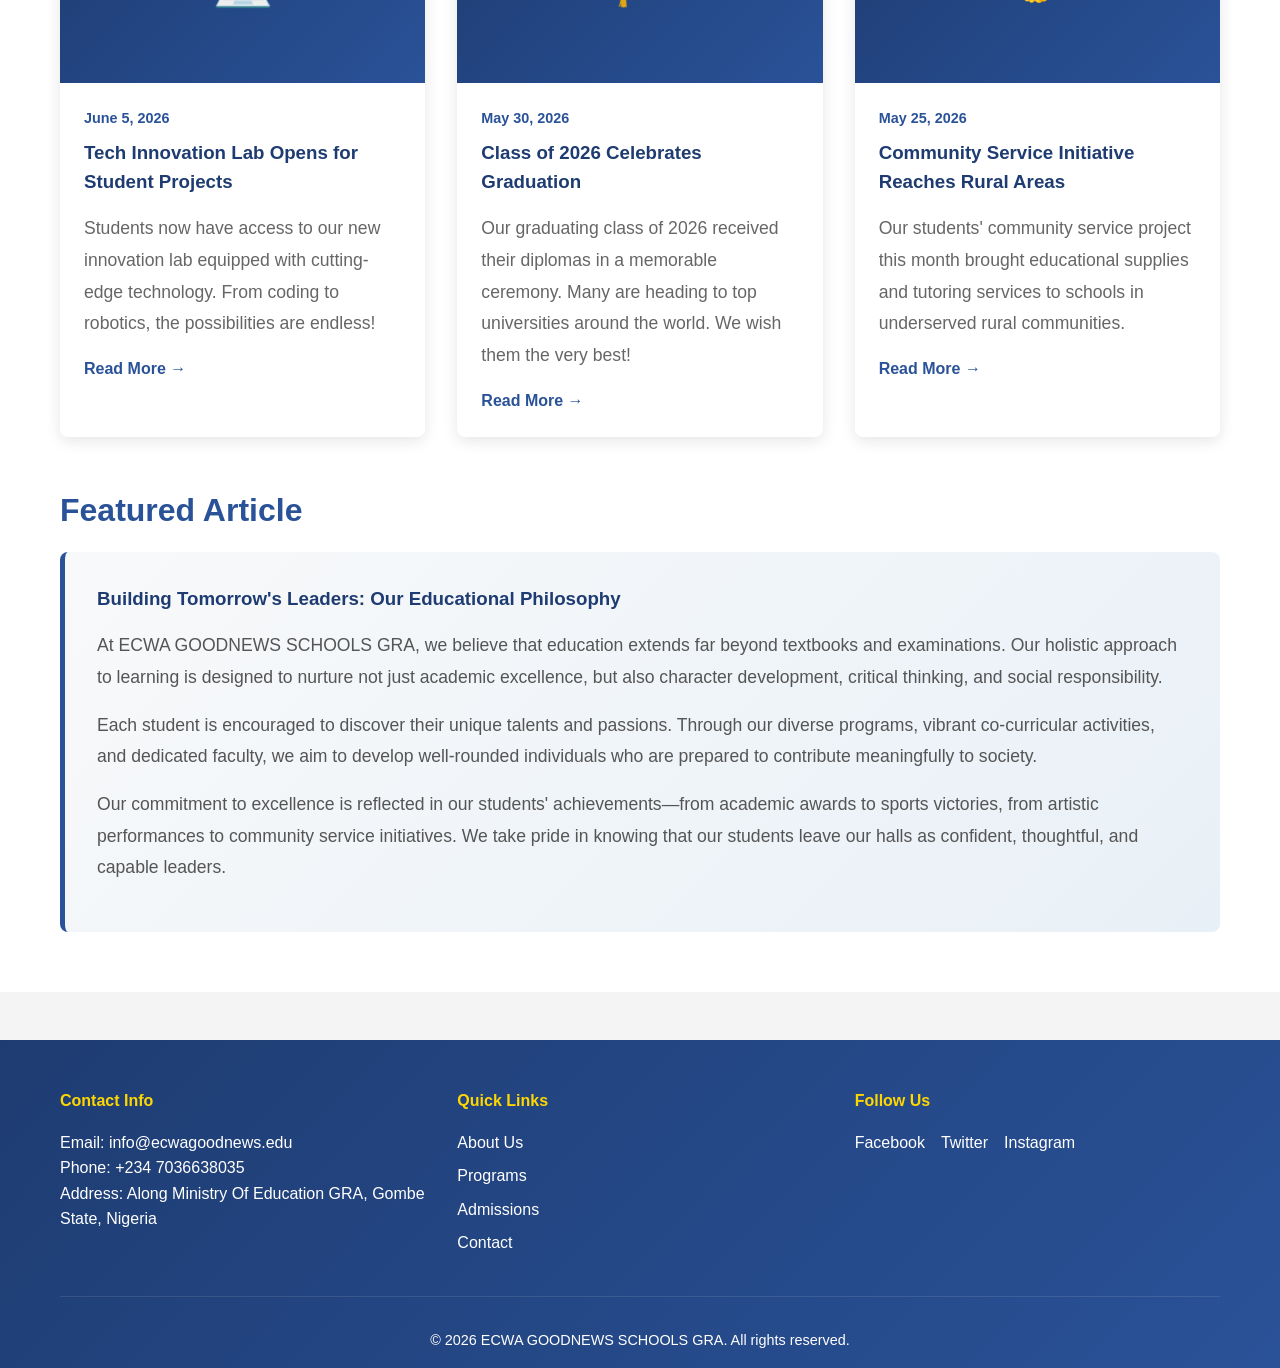
<file: blog.html>
<!DOCTYPE html>
<html lang="en">
<head>
    <meta charset="UTF-8">
    <meta name="viewport" content="width=device-width, initial-scale=1.0">
    <title>News & Blog - ECWA GOODNEWS SCHOOLS GRA</title>
    <link rel="stylesheet" href="css/style.css">
    <link rel="stylesheet" href="css/responsive.css">
    <link rel="stylesheet" href="css/animations.css">
</head>
<body>
    <!-- Navigation -->
    <nav class="navbar">
        <div class="container">
            <div class="nav-wrapper">
                <div class="logo">
                    <h1>ECWA GOODNEWS SCHOOLS GRA</h1>
                </div>
                <ul class="nav-menu">
                    <li><a href="index.html">Home</a></li>
                    <li><a href="about.html">About</a></li>
                    <li><a href="courses.html">Programs</a></li>
                    <li><a href="admissions.html">Admissions</a></li>
                    <li><a href="blog.html" class="active">News</a></li>
                    <li><a href="gallery.html">Gallery</a></li>
                    <li><a href="contact.html">Contact</a></li>
                </ul>
                <div class="hamburger" id="hamburger">
                    <span></span>
                    <span></span>
                    <span></span>
                </div>
            </div>
        </div>
    </nav>

    <!-- Content -->
    <section class="content-section">
        <div class="container">
            <h1>Latest News & Updates</h1>
            <p>
                Stay informed about the latest happenings, achievements, and updates from ECWA GOODNEWS SCHOOLS GRA. 
                Read our blog for insights into school life, student achievements, and educational tips.
            </p>

            <div class="blog-grid">
                <div class="blog-card">
                    <div class="blog-image">📚</div>
                    <div class="blog-content">
                        <div class="blog-date">July 5, 2026</div>
                        <h3>New Library Opening Marks Milestone</h3>
                        <p>
                            We are thrilled to announce the opening of our state-of-the-art library facility. 
                            With over 10,000 volumes and digital resources, students now have access to a world-class learning environment.
                        </p>
                        <a href="#" class="read-more">Read More →</a>
                    </div>
                </div>

                <div class="blog-card">
                    <div class="blog-image">🏆</div>
                    <div class="blog-content">
                        <div class="blog-date">July 1, 2026</div>
                        <h3>Students Win Regional Science Competition</h3>
                        <p>
                            Our students have achieved outstanding success at the regional science fair. 
                            Three teams advanced to the national competition with innovative projects in environmental science.
                        </p>
                        <a href="#" class="read-more">Read More →</a>
                    </div>
                </div>

                <div class="blog-card">
                    <div class="blog-image">🎨</div>
                    <div class="blog-content">
                        <div class="blog-date">June 28, 2026</div>
                        <h3>Art Exhibition Celebrates Student Creativity</h3>
                        <p>
                            The annual art exhibition showcased the incredible talent of our young artists. 
                            From paintings to sculptures, the display reflected months of dedication and creative expression.
                        </p>
                        <a href="#" class="read-more">Read More →</a>
                    </div>
                </div>

                <div class="blog-card">
                    <div class="blog-image">🌍</div>
                    <div class="blog-content">
                        <div class="blog-date">June 20, 2026</div>
                        <h3>Exchange Program with International Schools Launches</h3>
                        <p>
                            Exciting news! We are launching a new international student exchange program. 
                            Selected students will spend a term studying in partner schools across Europe and Asia.
                        </p>
                        <a href="#" class="read-more">Read More →</a>
                    </div>
                </div>

                <div class="blog-card">
                    <div class="blog-image">⚽</div>
                    <div class="blog-content">
                        <div class="blog-date">June 15, 2026</div>
                        <h3>Sports Day Brings Community Together</h3>
                        <p>
                            Last Friday's sports day was a spectacular event featuring friendly competitions between houses. 
                            Congratulations to Green House for their overall championship victory!
                        </p>
                        <a href="#" class="read-more">Read More →</a>
                    </div>
                </div>

                <div class="blog-card">
                    <div class="blog-image">📖</div>
                    <div class="blog-content">
                        <div class="blog-date">June 10, 2026</div>
                        <h3>Scholarship Success: Stories of Three Awardees</h3>
                        <p>
                            Meet our three scholarship winners for the academic year 2026-2027. 
                            Learn about their dreams, achievements, and how the scholarship will help them succeed.
                        </p>
                        <a href="#" class="read-more">Read More →</a>
                    </div>
                </div>

                <div class="blog-card">
                    <div class="blog-image">💻</div>
                    <div class="blog-content">
                        <div class="blog-date">June 5, 2026</div>
                        <h3>Tech Innovation Lab Opens for Student Projects</h3>
                        <p>
                            Students now have access to our new innovation lab equipped with cutting-edge technology. 
                            From coding to robotics, the possibilities are endless!
                        </p>
                        <a href="#" class="read-more">Read More →</a>
                    </div>
                </div>

                <div class="blog-card">
                    <div class="blog-image">🎓</div>
                    <div class="blog-content">
                        <div class="blog-date">May 30, 2026</div>
                        <h3>Class of 2026 Celebrates Graduation</h3>
                        <p>
                            Our graduating class of 2026 received their diplomas in a memorable ceremony. 
                            Many are heading to top universities around the world. We wish them the very best!
                        </p>
                        <a href="#" class="read-more">Read More →</a>
                    </div>
                </div>

                <div class="blog-card">
                    <div class="blog-image">🤝</div>
                    <div class="blog-content">
                        <div class="blog-date">May 25, 2026</div>
                        <h3>Community Service Initiative Reaches Rural Areas</h3>
                        <p>
                            Our students' community service project this month brought educational supplies 
                            and tutoring services to schools in underserved rural communities.
                        </p>
                        <a href="#" class="read-more">Read More →</a>
                    </div>
                </div>
            </div>

            <h2 style="margin-top: 3rem;">Featured Article</h2>
            <div style="background: linear-gradient(135deg, #f8f9fa 0%, #e8f0f7 100%); padding: 2rem; border-radius: 8px; border-left: 5px solid #2a5298;">
                <h3 style="color: #1e3c72; margin-bottom: 1rem;">Building Tomorrow's Leaders: Our Educational Philosophy</h3>
                <p style="margin-bottom: 1rem;">
                    At ECWA GOODNEWS SCHOOLS GRA, we believe that education extends far beyond textbooks and examinations. 
                    Our holistic approach to learning is designed to nurture not just academic excellence, but also 
                    character development, critical thinking, and social responsibility.
                </p>
                <p style="margin-bottom: 1rem;">
                    Each student is encouraged to discover their unique talents and passions. Through our diverse programs, 
                    vibrant co-curricular activities, and dedicated faculty, we aim to develop well-rounded individuals 
                    who are prepared to contribute meaningfully to society.
                </p>
                <p>
                    Our commitment to excellence is reflected in our students' achievements—from academic awards 
                    to sports victories, from artistic performances to community service initiatives. 
                    We take pride in knowing that our students leave our halls as confident, thoughtful, and capable leaders.
                </p>
            </div>

        </div>
    </section>

    <!-- Footer -->
    <footer>
        <div class="container">
            <div class="footer-content">
                <div class="footer-section">
                    <h4>Contact Info</h4>
                    <p>Email: info@ecwagoodnews.edu</p>
                    <p>Phone: +234 7036638035</p>
                    <p>Address: Along Ministry Of Education GRA, Gombe State, Nigeria</p>
                </div>
                <div class="footer-section">
                    <h4>Quick Links</h4>
                    <ul>
                        <li><a href="about.html">About Us</a></li>
                        <li><a href="courses.html">Programs</a></li>
                        <li><a href="admissions.html">Admissions</a></li>
                        <li><a href="contact.html">Contact</a></li>
                    </ul>
                </div>
                <div class="footer-section">
                    <h4>Follow Us</h4>
                    <div class="social-links">
                        <a href="https://web.facebook.com/profile.php?id=61586895893836" target="_blank">Facebook</a>
                        <a href="#">Twitter</a>
                        <a href="#">Instagram</a>
                    </div>
                </div>
            </div>
            <div class="footer-bottom">
                <p>&copy; 2026 ECWA GOODNEWS SCHOOLS GRA. All rights reserved.</p>
            </div>
        </div>
    </footer>

    <script src="js/script.js"></script>
</body>
</html>
</file>
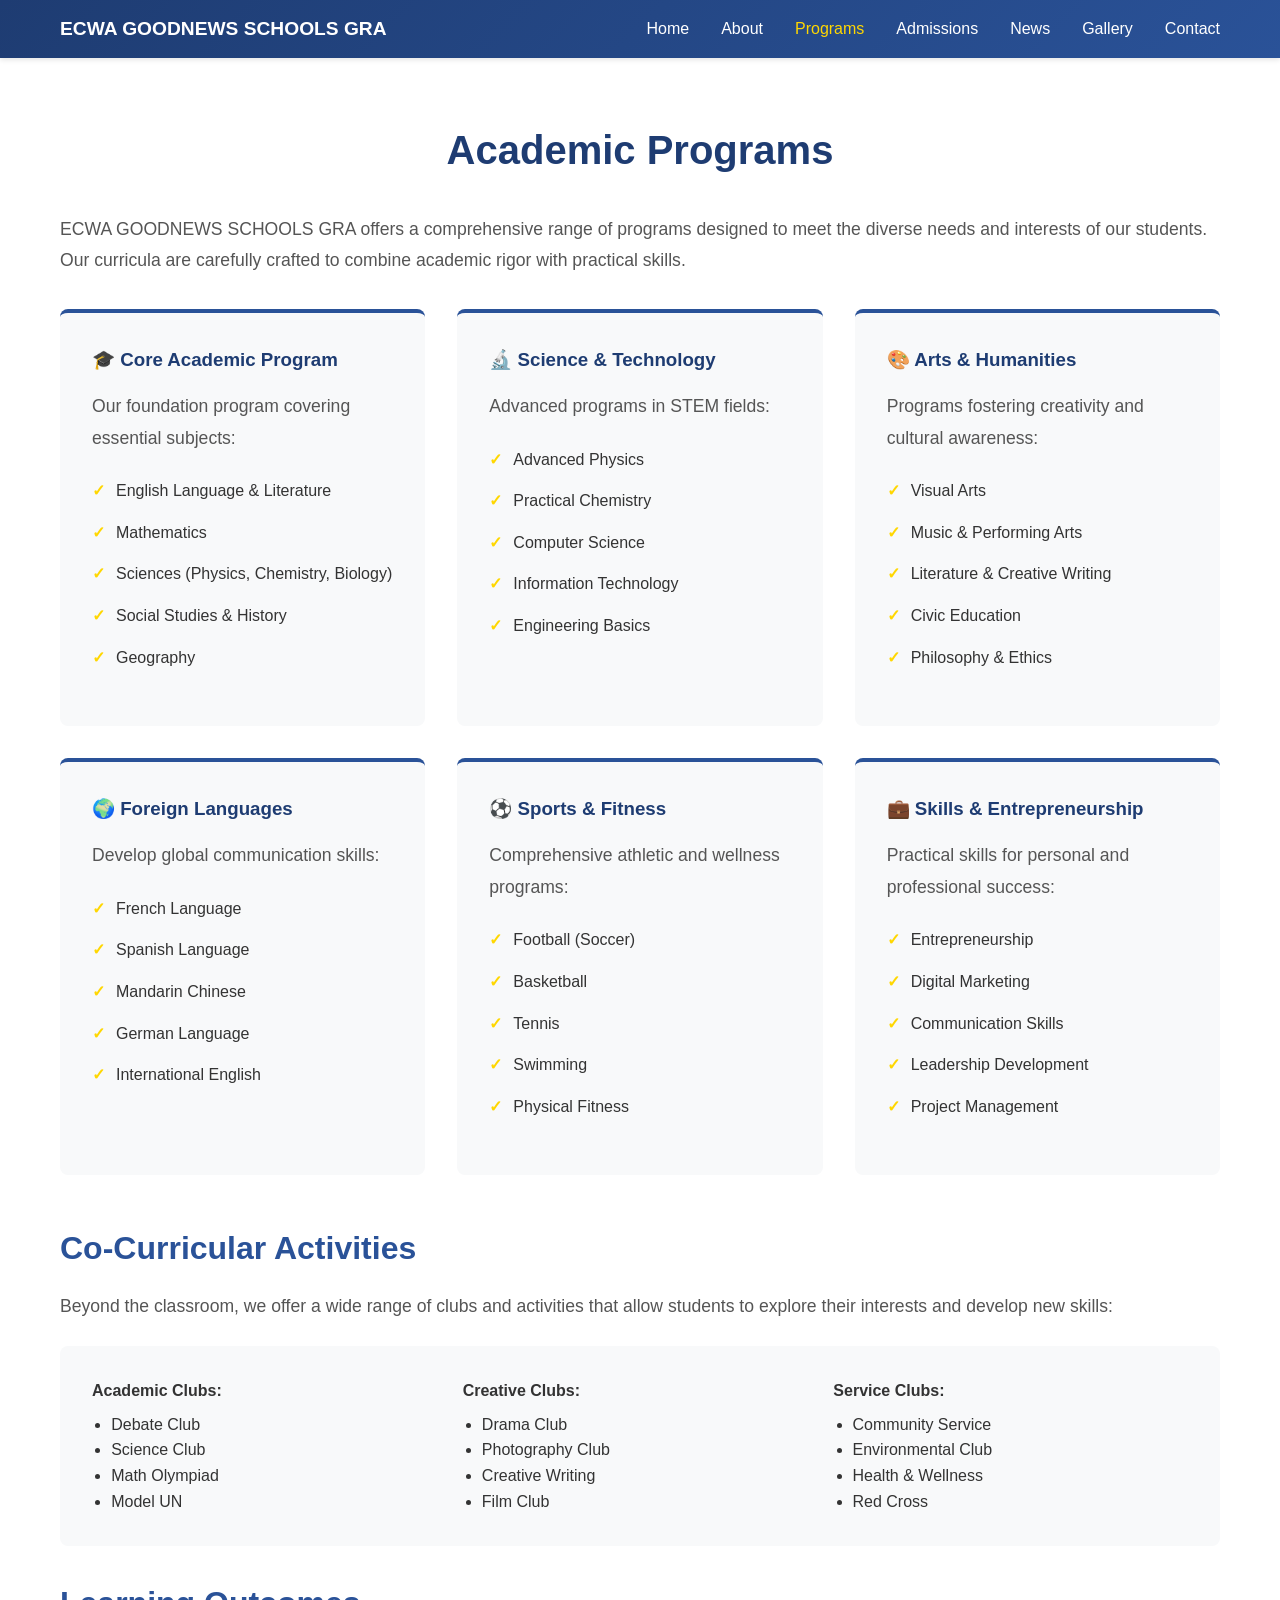
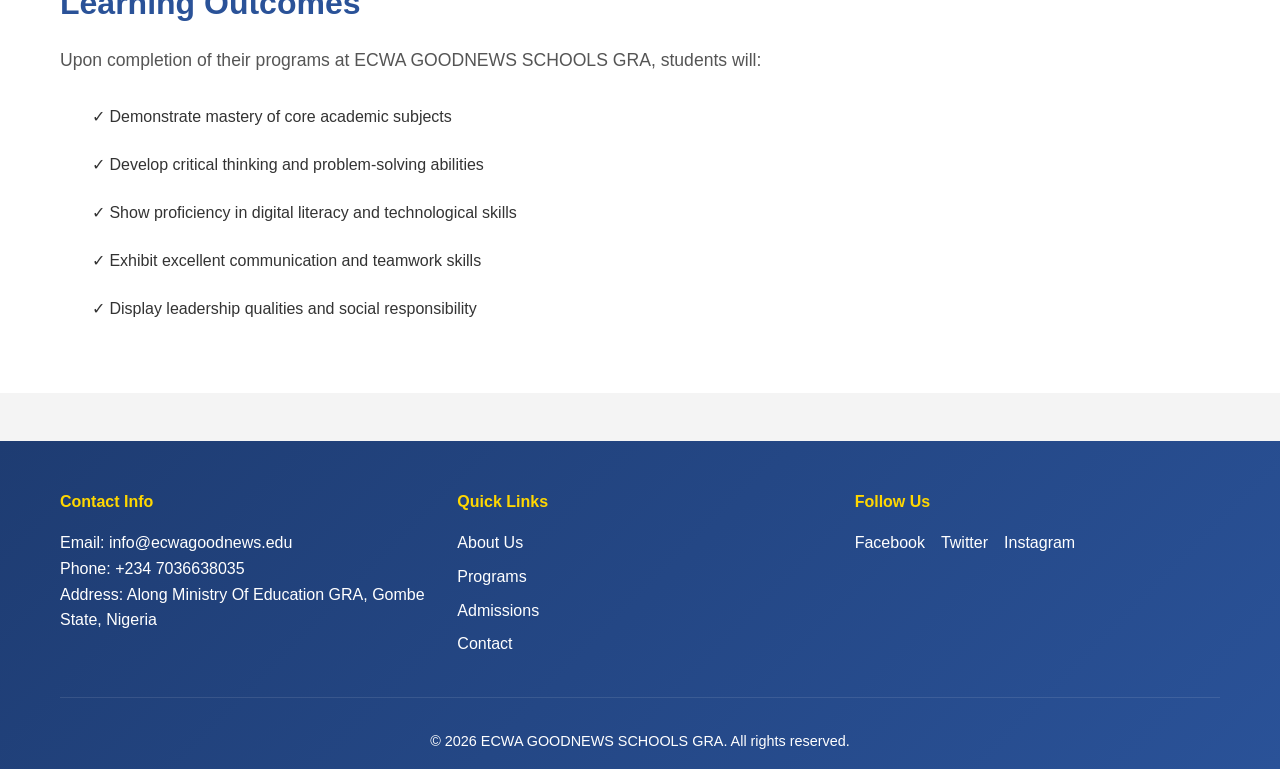
<file: courses.html>
<!DOCTYPE html>
<html lang="en">
<head>
    <meta charset="UTF-8">
    <meta name="viewport" content="width=device-width, initial-scale=1.0">
    <title>Programs - ECWA GOODNEWS SCHOOLS GRA</title>
    <link rel="stylesheet" href="css/style.css">
    <link rel="stylesheet" href="css/responsive.css">
    <link rel="stylesheet" href="css/animations.css">
</head>
<body>
    <!-- Navigation -->
    <nav class="navbar">
        <div class="container">
            <div class="nav-wrapper">
                <div class="logo">
                    <h1>ECWA GOODNEWS SCHOOLS GRA</h1>
                </div>
                <ul class="nav-menu">
                    <li><a href="index.html">Home</a></li>
                    <li><a href="about.html">About</a></li>
                    <li><a href="courses.html" class="active">Programs</a></li>
                    <li><a href="admissions.html">Admissions</a></li>
                    <li><a href="blog.html">News</a></li>
                    <li><a href="gallery.html">Gallery</a></li>
                    <li><a href="contact.html">Contact</a></li>
                </ul>
                <div class="hamburger" id="hamburger">
                    <span></span>
                    <span></span>
                    <span></span>
                </div>
            </div>
        </div>
    </nav>

    <!-- Content -->
    <section class="content-section">
        <div class="container">
            <h1>Academic Programs</h1>
            <p>
                ECWA GOODNEWS SCHOOLS GRA offers a comprehensive range of programs designed to meet the diverse needs and 
                interests of our students. Our curricula are carefully crafted to combine academic rigor with practical skills.
            </p>

            <div class="programs-grid">
                <div class="program-card">
                    <h3>🎓 Core Academic Program</h3>
                    <p>Our foundation program covering essential subjects:</p>
                    <ul>
                        <li>English Language & Literature</li>
                        <li>Mathematics</li>
                        <li>Sciences (Physics, Chemistry, Biology)</li>
                        <li>Social Studies & History</li>
                        <li>Geography</li>
                    </ul>
                </div>

                <div class="program-card">
                    <h3>🔬 Science & Technology</h3>
                    <p>Advanced programs in STEM fields:</p>
                    <ul>
                        <li>Advanced Physics</li>
                        <li>Practical Chemistry</li>
                        <li>Computer Science</li>
                        <li>Information Technology</li>
                        <li>Engineering Basics</li>
                    </ul>
                </div>

                <div class="program-card">
                    <h3>🎨 Arts & Humanities</h3>
                    <p>Programs fostering creativity and cultural awareness:</p>
                    <ul>
                        <li>Visual Arts</li>
                        <li>Music & Performing Arts</li>
                        <li>Literature & Creative Writing</li>
                        <li>Civic Education</li>
                        <li>Philosophy & Ethics</li>
                    </ul>
                </div>

                <div class="program-card">
                    <h3>🌍 Foreign Languages</h3>
                    <p>Develop global communication skills:</p>
                    <ul>
                        <li>French Language</li>
                        <li>Spanish Language</li>
                        <li>Mandarin Chinese</li>
                        <li>German Language</li>
                        <li>International English</li>
                    </ul>
                </div>

                <div class="program-card">
                    <h3>⚽ Sports & Fitness</h3>
                    <p>Comprehensive athletic and wellness programs:</p>
                    <ul>
                        <li>Football (Soccer)</li>
                        <li>Basketball</li>
                        <li>Tennis</li>
                        <li>Swimming</li>
                        <li>Physical Fitness</li>
                    </ul>
                </div>

                <div class="program-card">
                    <h3>💼 Skills & Entrepreneurship</h3>
                    <p>Practical skills for personal and professional success:</p>
                    <ul>
                        <li>Entrepreneurship</li>
                        <li>Digital Marketing</li>
                        <li>Communication Skills</li>
                        <li>Leadership Development</li>
                        <li>Project Management</li>
                    </ul>
                </div>
            </div>

            <h2 style="margin-top: 3rem;">Co-Curricular Activities</h2>
            <p>
                Beyond the classroom, we offer a wide range of clubs and activities that allow students to explore their interests 
                and develop new skills:
            </p>
            
            <div style="background: #f8f9fa; padding: 2rem; border-radius: 8px; margin: 1.5rem 0;">
                <div style="display: grid; grid-template-columns: repeat(auto-fit, minmax(200px, 1fr)); gap: 1rem;">
                    <div>
                        <strong>Academic Clubs:</strong>
                        <ul style="margin-top: 0.5rem; padding-left: 1.2rem;">
                            <li>Debate Club</li>
                            <li>Science Club</li>
                            <li>Math Olympiad</li>
                            <li>Model UN</li>
                        </ul>
                    </div>
                    <div>
                        <strong>Creative Clubs:</strong>
                        <ul style="margin-top: 0.5rem; padding-left: 1.2rem;">
                            <li>Drama Club</li>
                            <li>Photography Club</li>
                            <li>Creative Writing</li>
                            <li>Film Club</li>
                        </ul>
                    </div>
                    <div>
                        <strong>Service Clubs:</strong>
                        <ul style="margin-top: 0.5rem; padding-left: 1.2rem;">
                            <li>Community Service</li>
                            <li>Environmental Club</li>
                            <li>Health & Wellness</li>
                            <li>Red Cross</li>
                        </ul>
                    </div>
                </div>
            </div>

            <h2>Learning Outcomes</h2>
            <p>Upon completion of their programs at ECWA GOODNEWS SCHOOLS GRA, students will:</p>
            <ul style="list-style: none; padding: 0;">
                <li style="padding: 0.7rem 0; padding-left: 2rem; position: relative;">
                    ✓ Demonstrate mastery of core academic subjects
                    <span style="position: absolute; left: 0;"></span>
                </li>
                <li style="padding: 0.7rem 0; padding-left: 2rem; position: relative;">
                    ✓ Develop critical thinking and problem-solving abilities
                    <span style="position: absolute; left: 0;"></span>
                </li>
                <li style="padding: 0.7rem 0; padding-left: 2rem; position: relative;">
                    ✓ Show proficiency in digital literacy and technological skills
                    <span style="position: absolute; left: 0;"></span>
                </li>
                <li style="padding: 0.7rem 0; padding-left: 2rem; position: relative;">
                    ✓ Exhibit excellent communication and teamwork skills
                    <span style="position: absolute; left: 0;"></span>
                </li>
                <li style="padding: 0.7rem 0; padding-left: 2rem; position: relative;">
                    ✓ Display leadership qualities and social responsibility
                    <span style="position: absolute; left: 0;"></span>
                </li>
            </ul>

        </div>
    </section>

    <!-- Footer -->
    <footer>
        <div class="container">
            <div class="footer-content">
                <div class="footer-section">
                    <h4>Contact Info</h4>
                    <p>Email: info@ecwagoodnews.edu</p>
                    <p>Phone: +234 7036638035</p>
                    <p>Address: Along Ministry Of Education GRA, Gombe State, Nigeria</p>
                </div>
                <div class="footer-section">
                    <h4>Quick Links</h4>
                    <ul>
                        <li><a href="about.html">About Us</a></li>
                        <li><a href="courses.html">Programs</a></li>
                        <li><a href="admissions.html">Admissions</a></li>
                        <li><a href="contact.html">Contact</a></li>
                    </ul>
                </div>
                <div class="footer-section">
                    <h4>Follow Us</h4>
                    <div class="social-links">
                        <a href="https://web.facebook.com/profile.php?id=61586895893836" target="_blank">Facebook</a>
                        <a href="#">Twitter</a>
                        <a href="#">Instagram</a>
                    </div>
                </div>
            </div>
            <div class="footer-bottom">
                <p>&copy; 2026 ECWA GOODNEWS SCHOOLS GRA. All rights reserved.</p>
            </div>
        </div>
    </footer>

    <script src="js/script.js"></script>
</body>
</html>
</file>
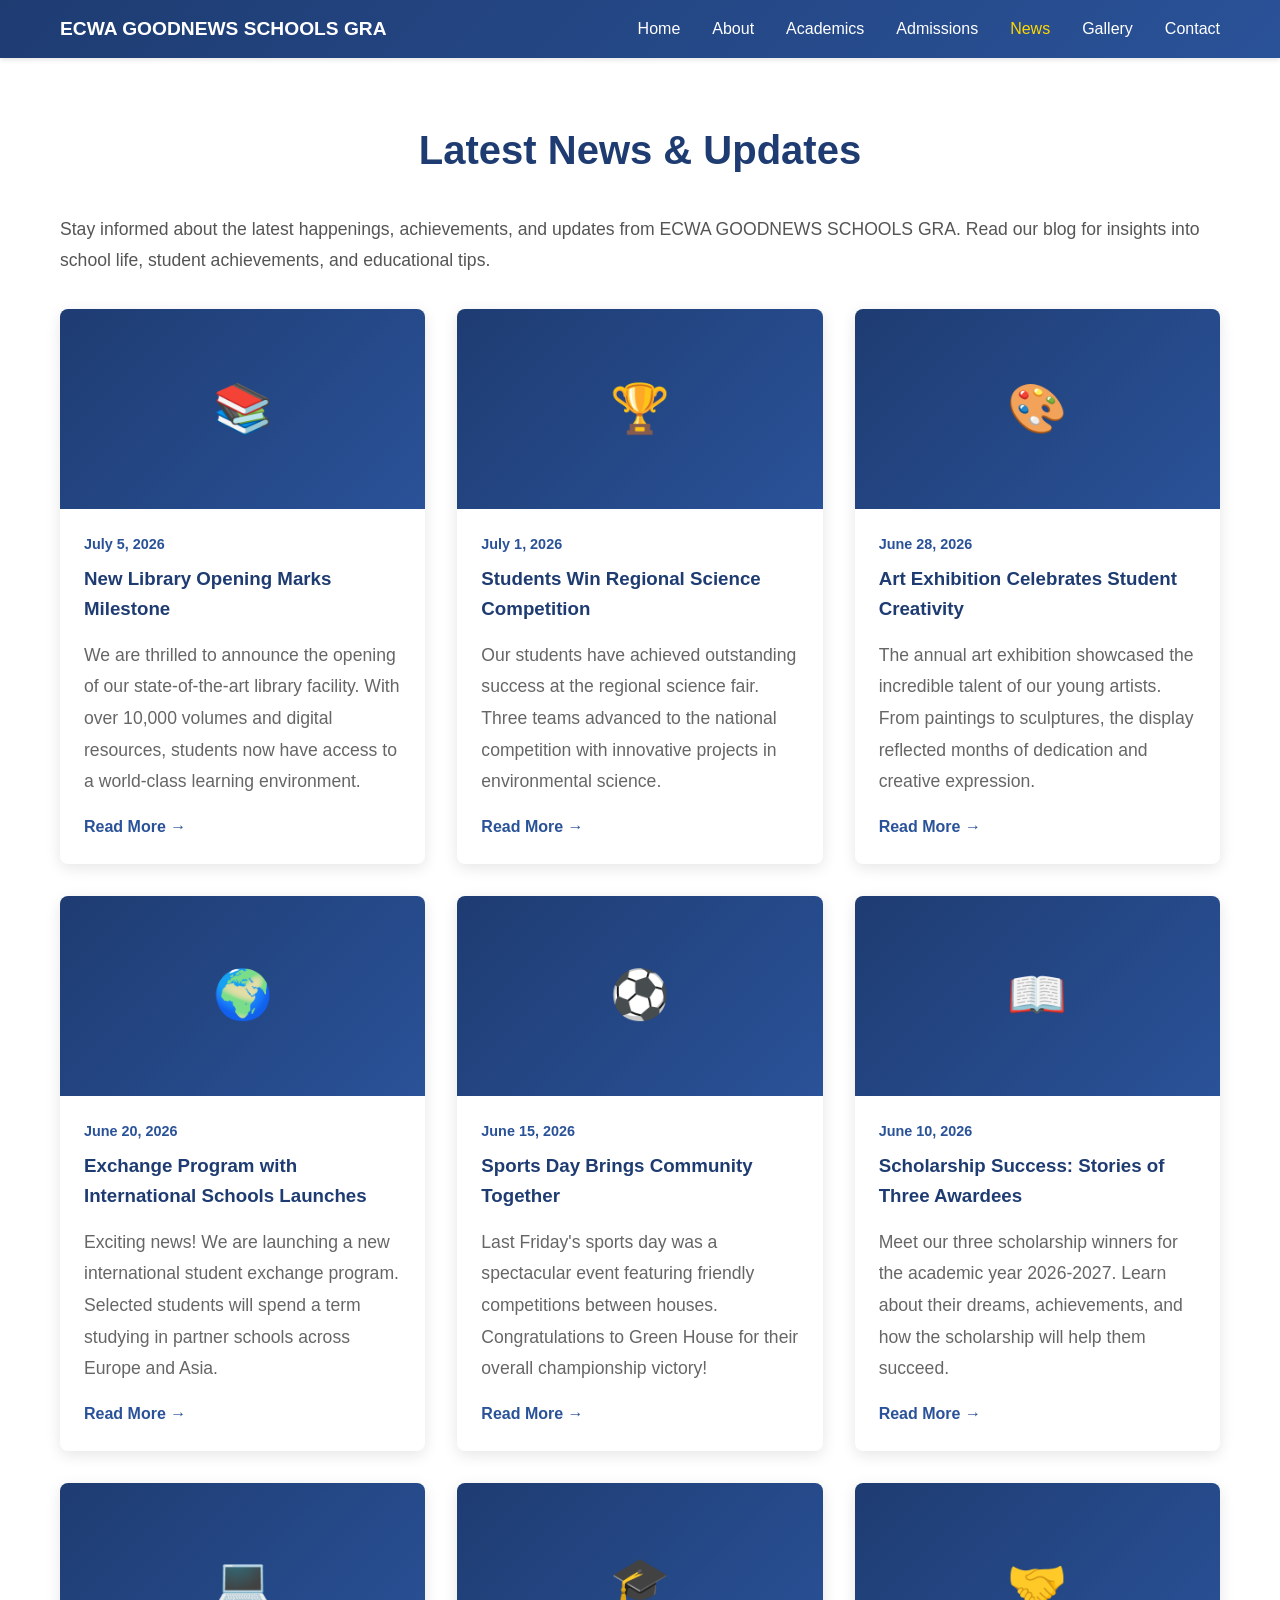
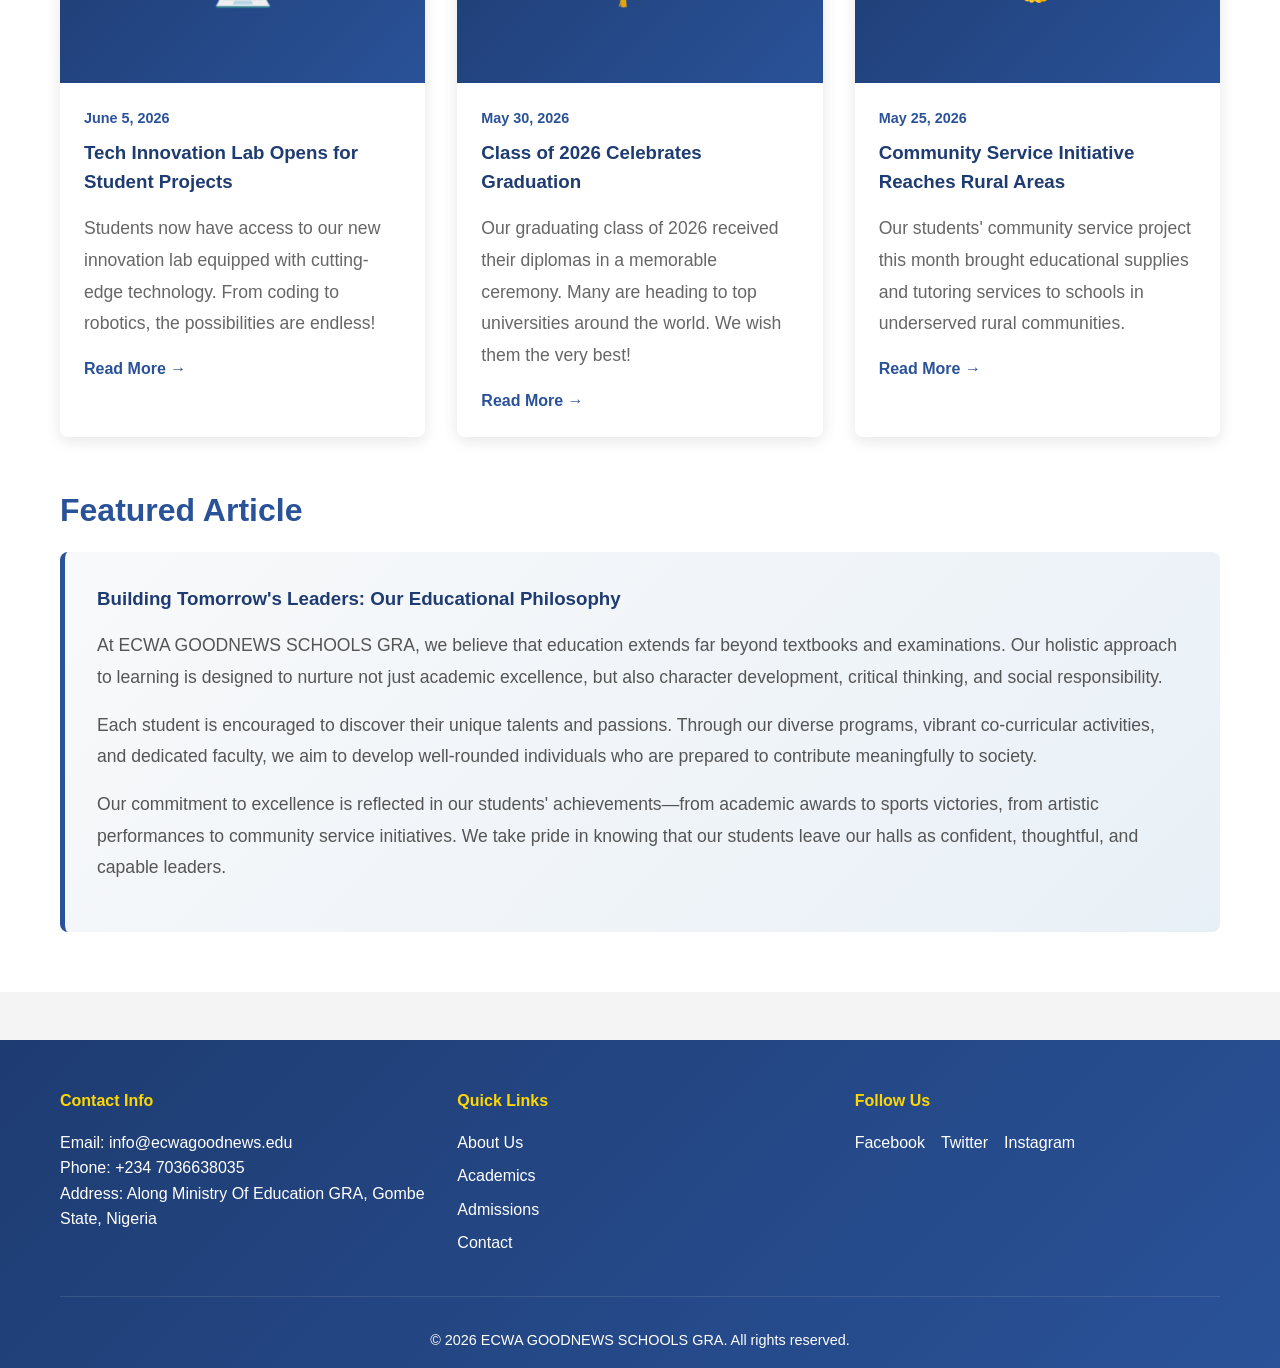
<file: news.html>
<!DOCTYPE html>
<html lang="en">
<head>
    <meta charset="UTF-8">
    <meta name="viewport" content="width=device-width, initial-scale=1.0">
    <title>News & Blog - ECWA GOODNEWS SCHOOLS GRA</title>
    <link rel="stylesheet" href="css/style.css">
    <link rel="stylesheet" href="css/responsive.css">
    <link rel="stylesheet" href="css/animations.css">
</head>
<body>
    <!-- Navigation -->
    <nav class="navbar">
        <div class="container">
            <div class="nav-wrapper">
                <div class="logo">
                    <h1>ECWA GOODNEWS SCHOOLS GRA</h1>
                </div>
                <ul class="nav-menu">
                    <li><a href="index.html">Home</a></li>
                    <li><a href="about.html">About</a></li>
                    <li><a href="academics.html">Academics</a></li>
                    <li><a href="admissions.html">Admissions</a></li>
                    <li><a href="news.html" class="active">News</a></li>
                    <li><a href="gallery.html">Gallery</a></li>
                    <li><a href="contact.html">Contact</a></li>
                </ul>
                <div class="hamburger" id="hamburger">
                    <span></span>
                    <span></span>
                    <span></span>
                </div>
            </div>
        </div>
    </nav>

    <!-- Content -->
    <section class="content-section">
        <div class="container">
            <h1>Latest News & Updates</h1>
            <p>
                Stay informed about the latest happenings, achievements, and updates from ECWA GOODNEWS SCHOOLS GRA. 
                Read our blog for insights into school life, student achievements, and educational tips.
            </p>

            <div class="blog-grid">
                <div class="blog-card">
                    <div class="blog-image">📚</div>
                    <div class="blog-content">
                        <div class="blog-date">July 5, 2026</div>
                        <h3>New Library Opening Marks Milestone</h3>
                        <p>
                            We are thrilled to announce the opening of our state-of-the-art library facility. 
                            With over 10,000 volumes and digital resources, students now have access to a world-class learning environment.
                        </p>
                        <a href="#" class="read-more">Read More →</a>
                    </div>
                </div>

                <div class="blog-card">
                    <div class="blog-image">🏆</div>
                    <div class="blog-content">
                        <div class="blog-date">July 1, 2026</div>
                        <h3>Students Win Regional Science Competition</h3>
                        <p>
                            Our students have achieved outstanding success at the regional science fair. 
                            Three teams advanced to the national competition with innovative projects in environmental science.
                        </p>
                        <a href="#" class="read-more">Read More →</a>
                    </div>
                </div>

                <div class="blog-card">
                    <div class="blog-image">🎨</div>
                    <div class="blog-content">
                        <div class="blog-date">June 28, 2026</div>
                        <h3>Art Exhibition Celebrates Student Creativity</h3>
                        <p>
                            The annual art exhibition showcased the incredible talent of our young artists. 
                            From paintings to sculptures, the display reflected months of dedication and creative expression.
                        </p>
                        <a href="#" class="read-more">Read More →</a>
                    </div>
                </div>

                <div class="blog-card">
                    <div class="blog-image">🌍</div>
                    <div class="blog-content">
                        <div class="blog-date">June 20, 2026</div>
                        <h3>Exchange Program with International Schools Launches</h3>
                        <p>
                            Exciting news! We are launching a new international student exchange program. 
                            Selected students will spend a term studying in partner schools across Europe and Asia.
                        </p>
                        <a href="#" class="read-more">Read More →</a>
                    </div>
                </div>

                <div class="blog-card">
                    <div class="blog-image">⚽</div>
                    <div class="blog-content">
                        <div class="blog-date">June 15, 2026</div>
                        <h3>Sports Day Brings Community Together</h3>
                        <p>
                            Last Friday's sports day was a spectacular event featuring friendly competitions between houses. 
                            Congratulations to Green House for their overall championship victory!
                        </p>
                        <a href="#" class="read-more">Read More →</a>
                    </div>
                </div>

                <div class="blog-card">
                    <div class="blog-image">📖</div>
                    <div class="blog-content">
                        <div class="blog-date">June 10, 2026</div>
                        <h3>Scholarship Success: Stories of Three Awardees</h3>
                        <p>
                            Meet our three scholarship winners for the academic year 2026-2027. 
                            Learn about their dreams, achievements, and how the scholarship will help them succeed.
                        </p>
                        <a href="#" class="read-more">Read More →</a>
                    </div>
                </div>

                <div class="blog-card">
                    <div class="blog-image">💻</div>
                    <div class="blog-content">
                        <div class="blog-date">June 5, 2026</div>
                        <h3>Tech Innovation Lab Opens for Student Projects</h3>
                        <p>
                            Students now have access to our new innovation lab equipped with cutting-edge technology. 
                            From coding to robotics, the possibilities are endless!
                        </p>
                        <a href="#" class="read-more">Read More →</a>
                    </div>
                </div>

                <div class="blog-card">
                    <div class="blog-image">🎓</div>
                    <div class="blog-content">
                        <div class="blog-date">May 30, 2026</div>
                        <h3>Class of 2026 Celebrates Graduation</h3>
                        <p>
                            Our graduating class of 2026 received their diplomas in a memorable ceremony. 
                            Many are heading to top universities around the world. We wish them the very best!
                        </p>
                        <a href="#" class="read-more">Read More →</a>
                    </div>
                </div>

                <div class="blog-card">
                    <div class="blog-image">🤝</div>
                    <div class="blog-content">
                        <div class="blog-date">May 25, 2026</div>
                        <h3>Community Service Initiative Reaches Rural Areas</h3>
                        <p>
                            Our students' community service project this month brought educational supplies 
                            and tutoring services to schools in underserved rural communities.
                        </p>
                        <a href="#" class="read-more">Read More →</a>
                    </div>
                </div>
            </div>

            <h2 style="margin-top: 3rem;">Featured Article</h2>
            <div style="background: linear-gradient(135deg, #f8f9fa 0%, #e8f0f7 100%); padding: 2rem; border-radius: 8px; border-left: 5px solid #2a5298;">
                <h3 style="color: #1e3c72; margin-bottom: 1rem;">Building Tomorrow's Leaders: Our Educational Philosophy</h3>
                <p style="margin-bottom: 1rem;">
                    At ECWA GOODNEWS SCHOOLS GRA, we believe that education extends far beyond textbooks and examinations. 
                    Our holistic approach to learning is designed to nurture not just academic excellence, but also 
                    character development, critical thinking, and social responsibility.
                </p>
                <p style="margin-bottom: 1rem;">
                    Each student is encouraged to discover their unique talents and passions. Through our diverse programs, 
                    vibrant co-curricular activities, and dedicated faculty, we aim to develop well-rounded individuals 
                    who are prepared to contribute meaningfully to society.
                </p>
                <p>
                    Our commitment to excellence is reflected in our students' achievements—from academic awards 
                    to sports victories, from artistic performances to community service initiatives. 
                    We take pride in knowing that our students leave our halls as confident, thoughtful, and capable leaders.
                </p>
            </div>

        </div>
    </section>

    <!-- Footer -->
    <footer>
        <div class="container">
            <div class="footer-content">
                <div class="footer-section">
                    <h4>Contact Info</h4>
                    <p>Email: info@ecwagoodnews.edu</p>
                    <p>Phone: +234 7036638035</p>
                    <p>Address: Along Ministry Of Education GRA, Gombe State, Nigeria</p>
                </div>
                <div class="footer-section">
                    <h4>Quick Links</h4>
                    <ul>
                        <li><a href="about.html">About Us</a></li>
                        <li><a href="academics.html">Academics</a></li>
                        <li><a href="admissions.html">Admissions</a></li>
                        <li><a href="contact.html">Contact</a></li>
                    </ul>
                </div>
                <div class="footer-section">
                    <h4>Follow Us</h4>
                    <div class="social-links">
                        <a href="https://web.facebook.com/profile.php?id=61586895893836" target="_blank">Facebook</a>
                        <a href="#">Twitter</a>
                        <a href="#">Instagram</a>
                    </div>
                </div>
            </div>
            <div class="footer-bottom">
                <p>&copy; 2026 ECWA GOODNEWS SCHOOLS GRA. All rights reserved.</p>
            </div>
        </div>
    </footer>

    <script src="js/script.js"></script>
</body>
</html>
</file>
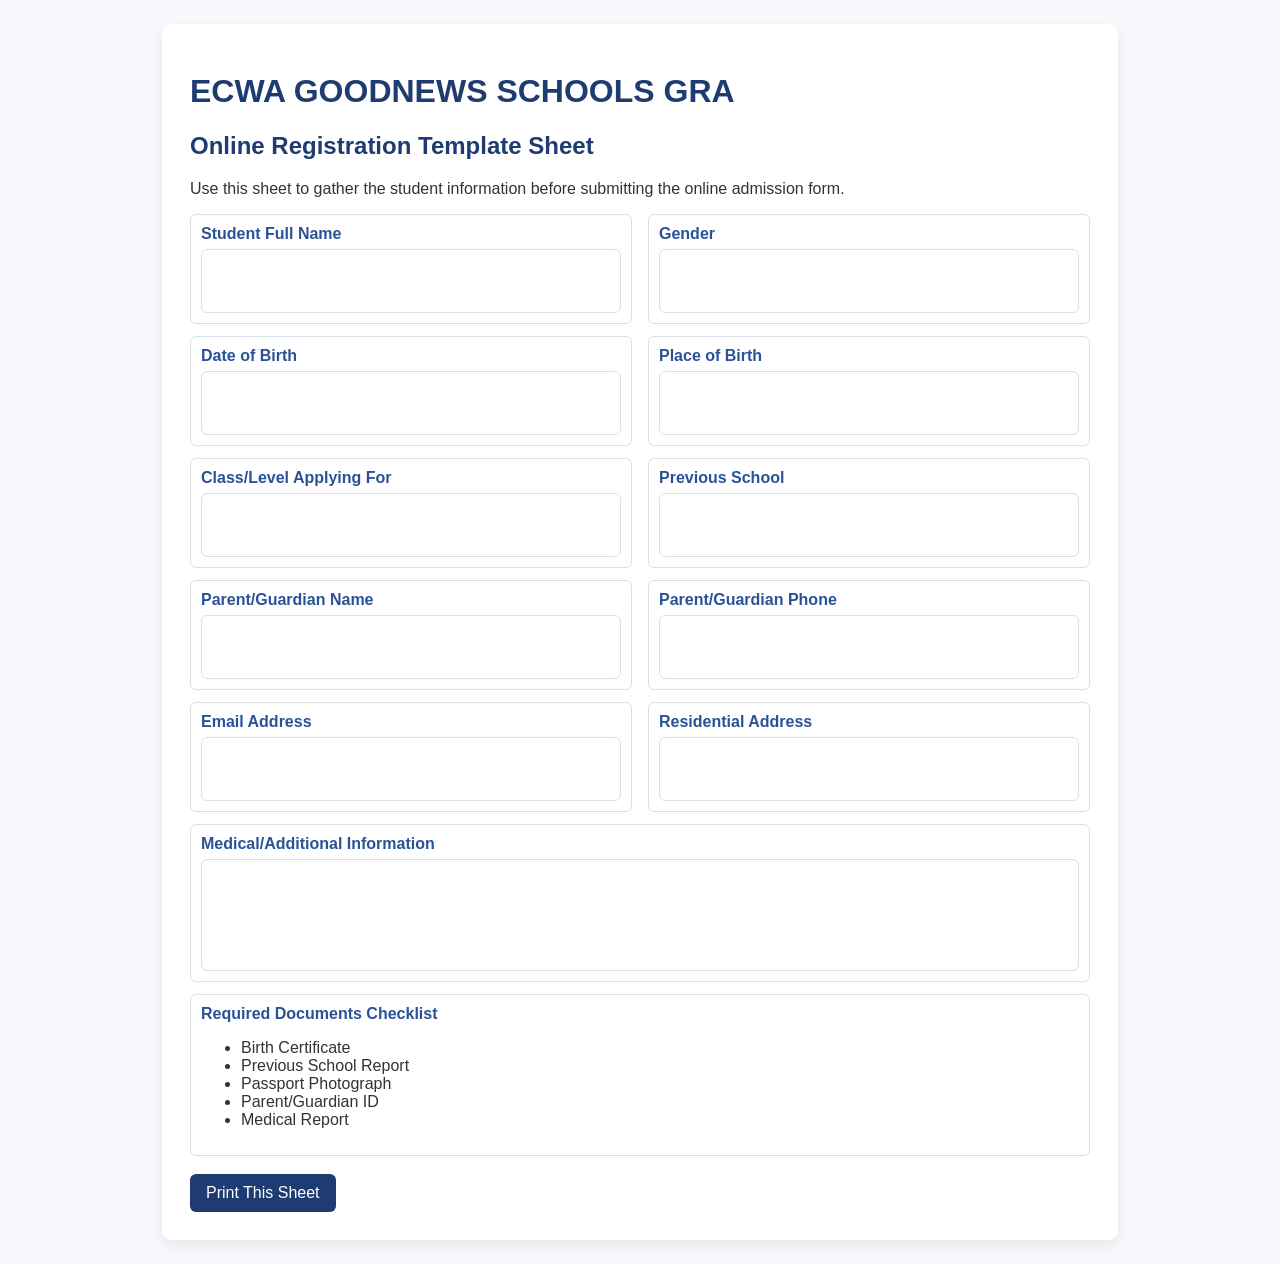
<file: registration-template.html>
<!DOCTYPE html>
<html lang="en">
<head>
    <meta charset="UTF-8">
    <meta name="viewport" content="width=device-width, initial-scale=1.0">
    <title>Online Registration Template Sheet</title>
    <style>
        body {
            font-family: Arial, sans-serif;
            margin: 0;
            padding: 24px;
            color: #333;
            background: #f7f9fc;
        }
        .sheet {
            max-width: 900px;
            margin: 0 auto;
            background: white;
            padding: 28px;
            border-radius: 10px;
            box-shadow: 0 6px 18px rgba(0,0,0,0.08);
        }
        h1, h2 { color: #1e3c72; }
        .row { display: grid; grid-template-columns: 1fr 1fr; gap: 16px; margin-bottom: 12px; }
        .field { border: 1px solid #d8e0e8; padding: 10px; border-radius: 6px; }
        .field strong { display: block; margin-bottom: 6px; color: #2a5298; }
        .box { border: 1px solid #d8e0e8; border-radius: 6px; padding: 10px; min-height: 42px; }
        .btn {
            display: inline-block;
            margin-top: 18px;
            padding: 10px 16px;
            background: #1e3c72;
            color: white;
            text-decoration: none;
            border-radius: 6px;
        }
        @media print {
            .btn { display: none; }
        }
    </style>
</head>
<body>
    <div class="sheet">
        <h1>ECWA GOODNEWS SCHOOLS GRA</h1>
        <h2>Online Registration Template Sheet</h2>
        <p>Use this sheet to gather the student information before submitting the online admission form.</p>

        <div class="row">
            <div class="field"><strong>Student Full Name</strong><div class="box"></div></div>
            <div class="field"><strong>Gender</strong><div class="box"></div></div>
        </div>

        <div class="row">
            <div class="field"><strong>Date of Birth</strong><div class="box"></div></div>
            <div class="field"><strong>Place of Birth</strong><div class="box"></div></div>
        </div>

        <div class="row">
            <div class="field"><strong>Class/Level Applying For</strong><div class="box"></div></div>
            <div class="field"><strong>Previous School</strong><div class="box"></div></div>
        </div>

        <div class="row">
            <div class="field"><strong>Parent/Guardian Name</strong><div class="box"></div></div>
            <div class="field"><strong>Parent/Guardian Phone</strong><div class="box"></div></div>
        </div>

        <div class="row">
            <div class="field"><strong>Email Address</strong><div class="box"></div></div>
            <div class="field"><strong>Residential Address</strong><div class="box"></div></div>
        </div>

        <div class="field"><strong>Medical/Additional Information</strong><div class="box" style="min-height: 90px;"></div></div>

        <div class="field" style="margin-top: 12px;"><strong>Required Documents Checklist</strong>
            <ul>
                <li>Birth Certificate</li>
                <li>Previous School Report</li>
                <li>Passport Photograph</li>
                <li>Parent/Guardian ID</li>
                <li>Medical Report</li>
            </ul>
        </div>

        <a href="#" class="btn" onclick="window.print(); return false;">Print This Sheet</a>
    </div>
</body>
</html>
</file>
<file: css/style.css>
@import url('../style.css');
</file>
<file: css/responsive.css>
/* Responsive enhancements */
@media (max-width: 900px) {
  .welcome-grid,
  .map-grid {
    grid-template-columns: 1fr;
  }
}

@media (max-width: 768px) {
  .hero-content {
    padding: 1.5rem 1rem;
  }
}
</file>
<file: css/animations.css>
/* Animation helpers */
.reveal {
  opacity: 0;
  transform: translateY(20px);
  transition: opacity 0.7s ease, transform 0.7s ease;
}

.reveal.is-visible {
  opacity: 1;
  transform: translateY(0);
}

@keyframes fadeUp {
  from {
    opacity: 0;
    transform: translateY(18px);
  }
  to {
    opacity: 1;
    transform: translateY(0);
  }
}
</file>
